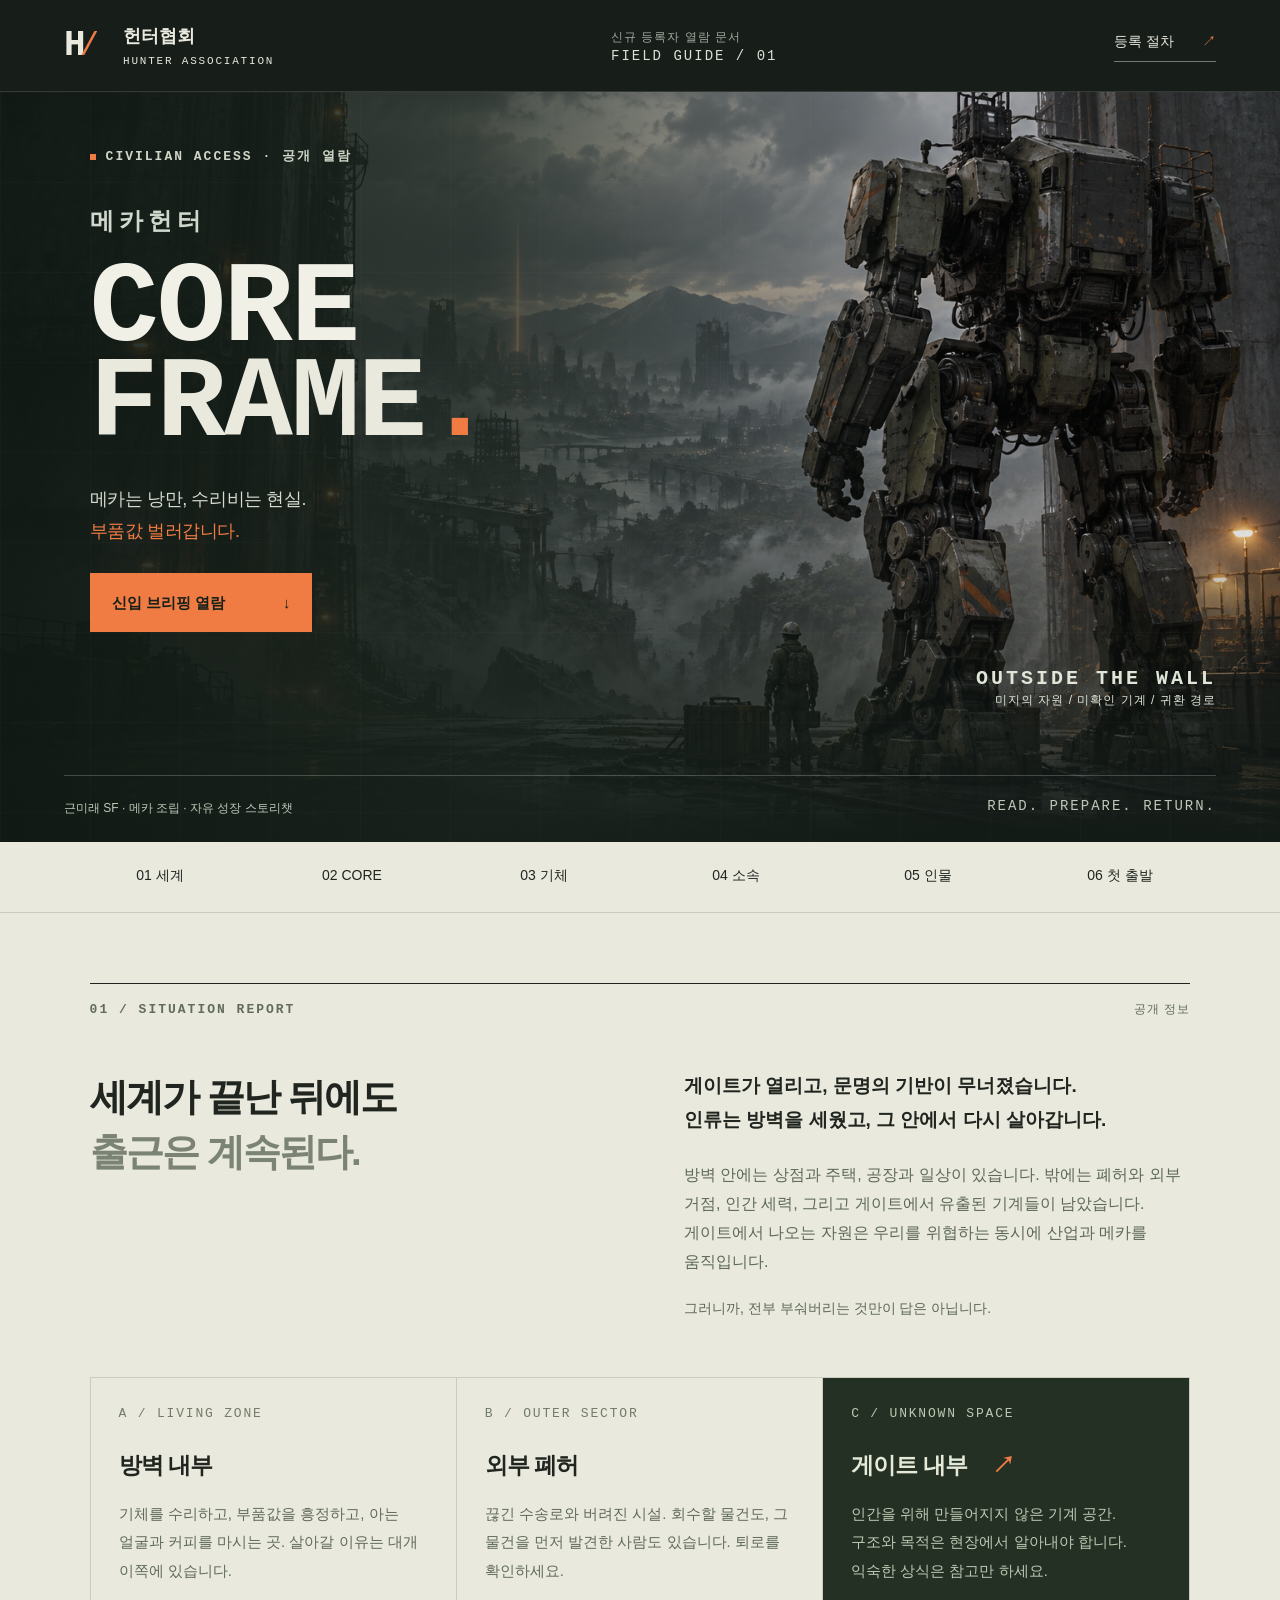
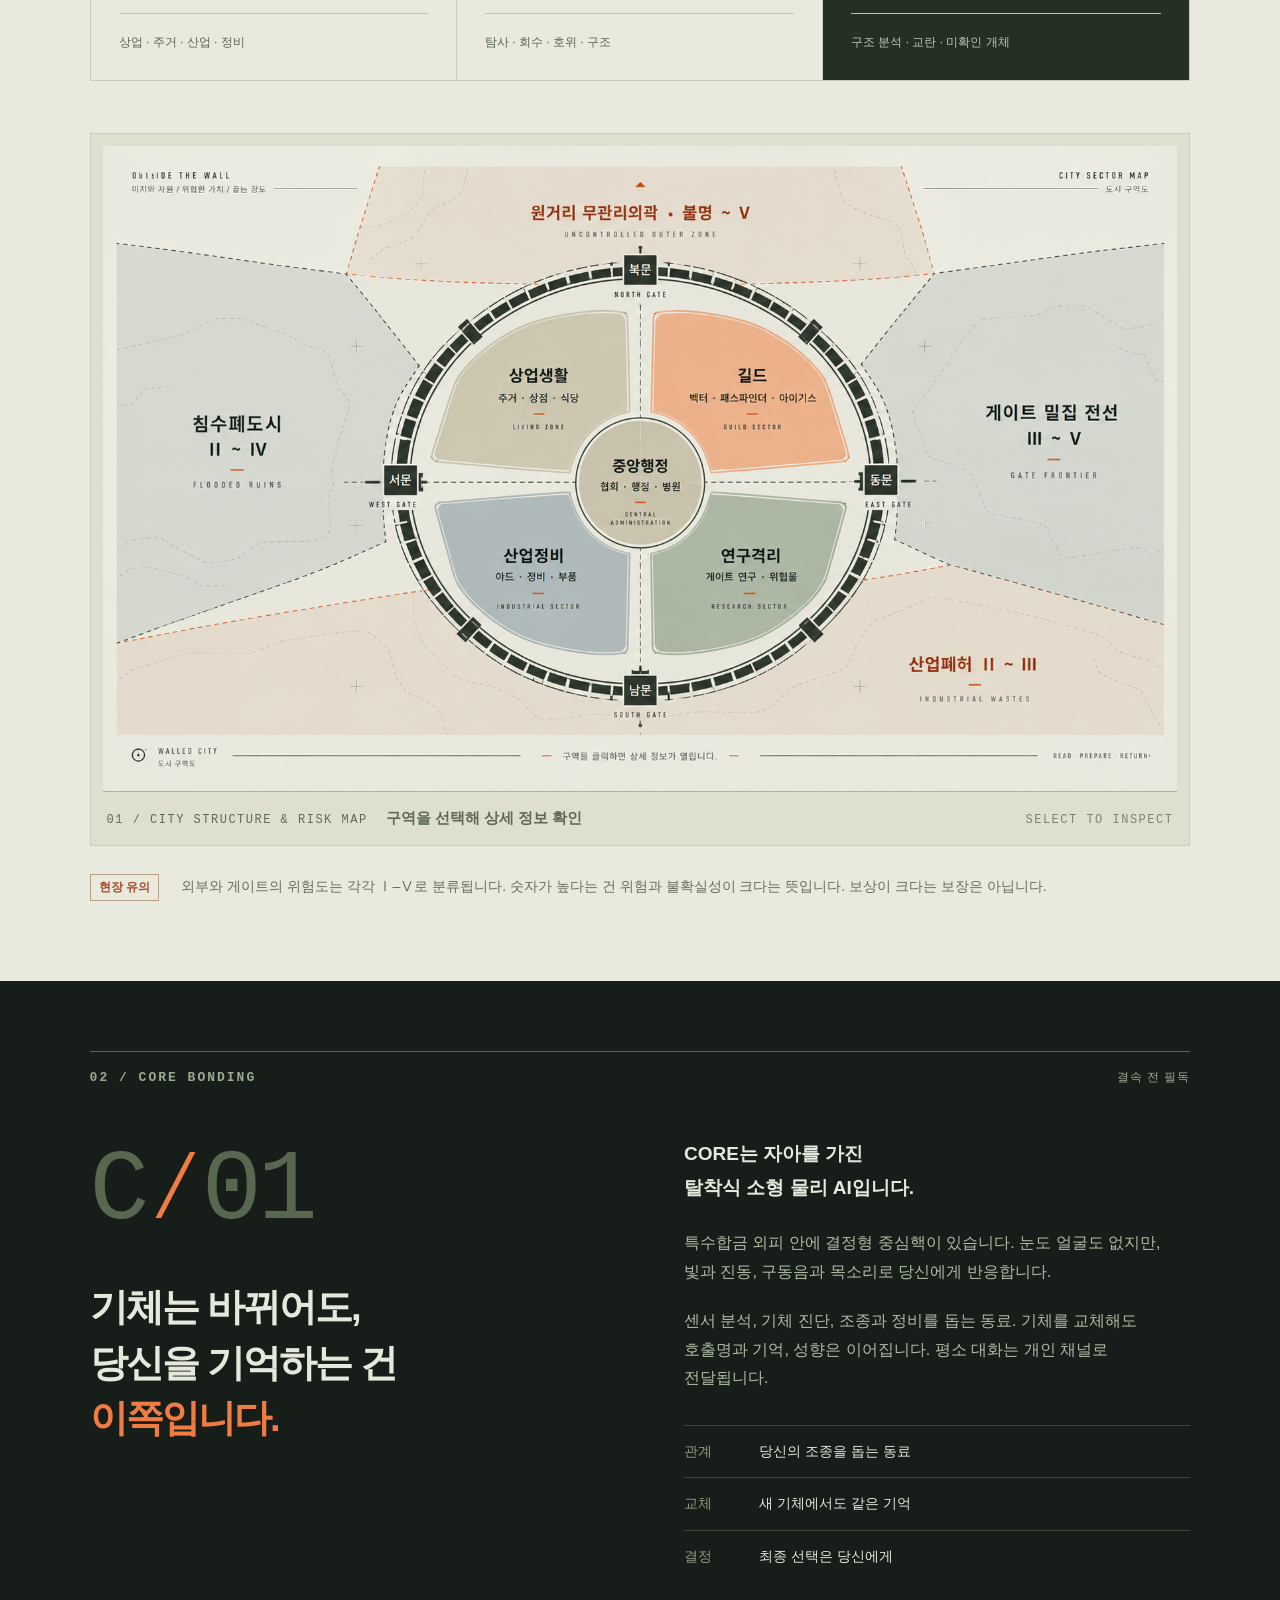
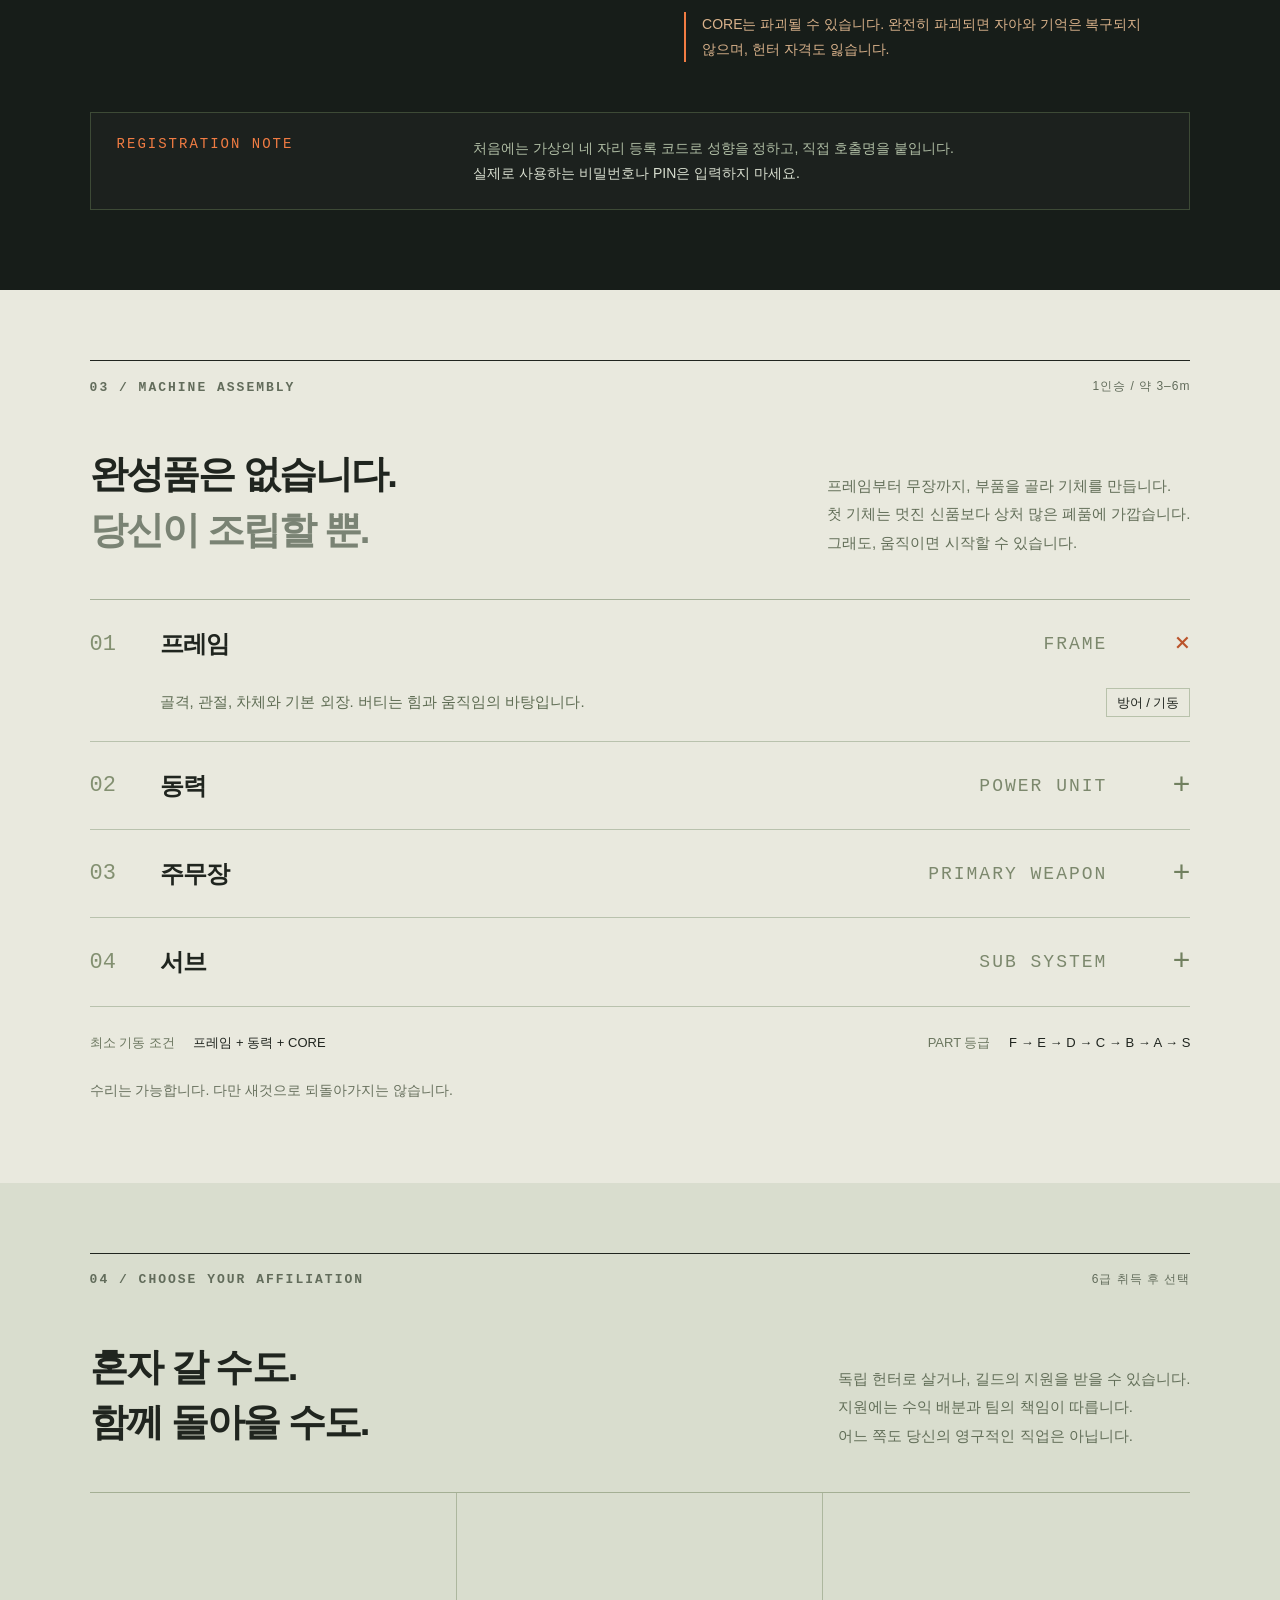
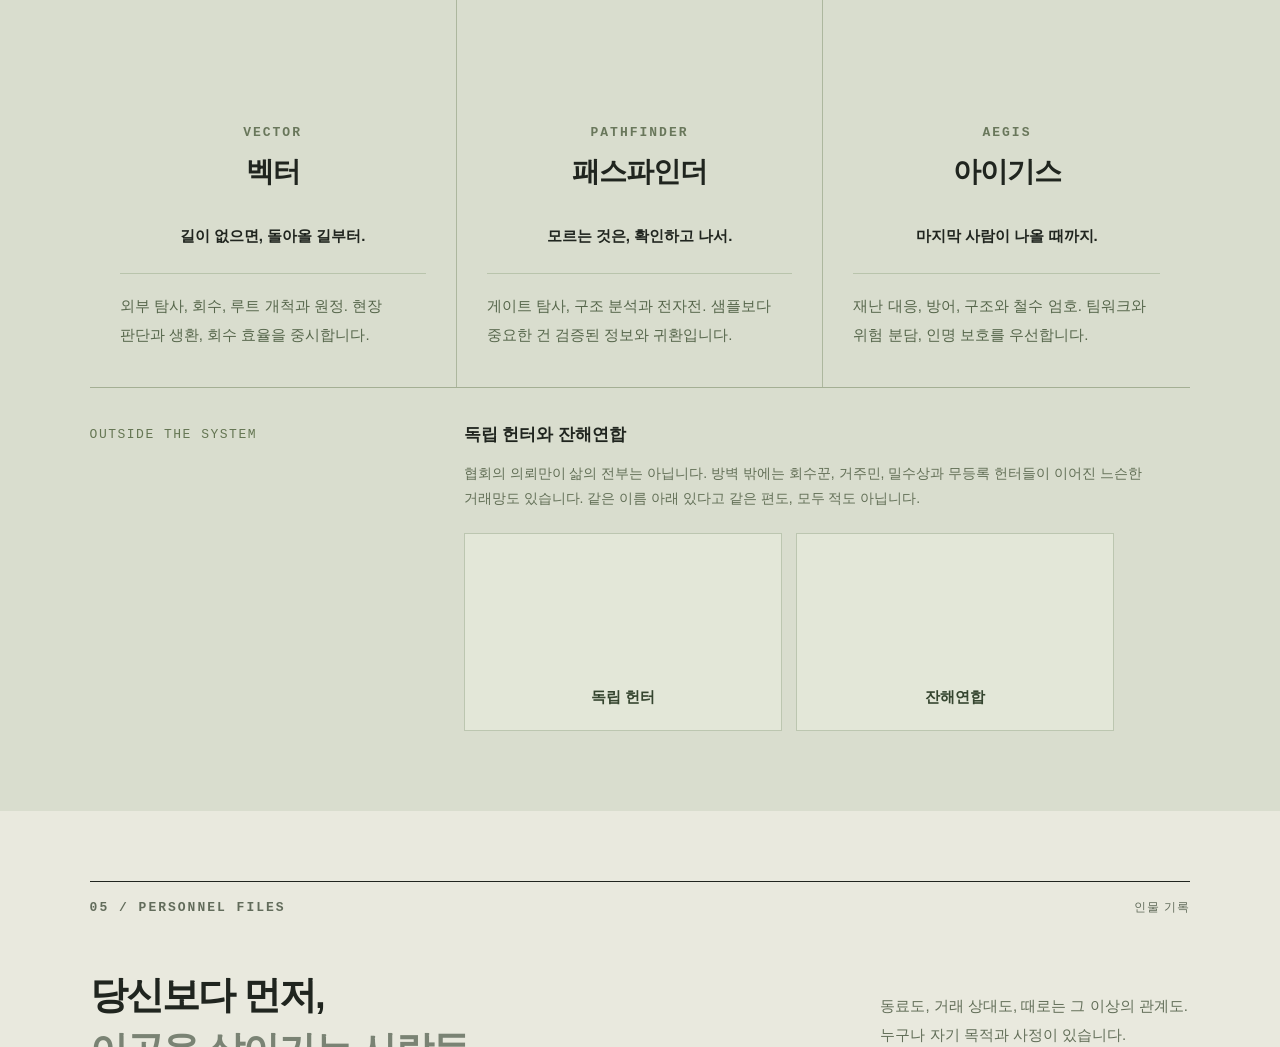
<file: index.html>
<!doctype html>
<html lang="ko">
<head>
  <meta charset="utf-8">
  <meta name="viewport" content="width=device-width, initial-scale=1">
  <meta http-equiv="refresh" content="0; url=CORE%20FRAME/index.html">
  <title>메카헌터：CORE FRAME</title>
</head>
<body>
  <p><a href="CORE%20FRAME/index.html">메카헌터：CORE FRAME 열기</a></p>
</body>
</html>
</file>
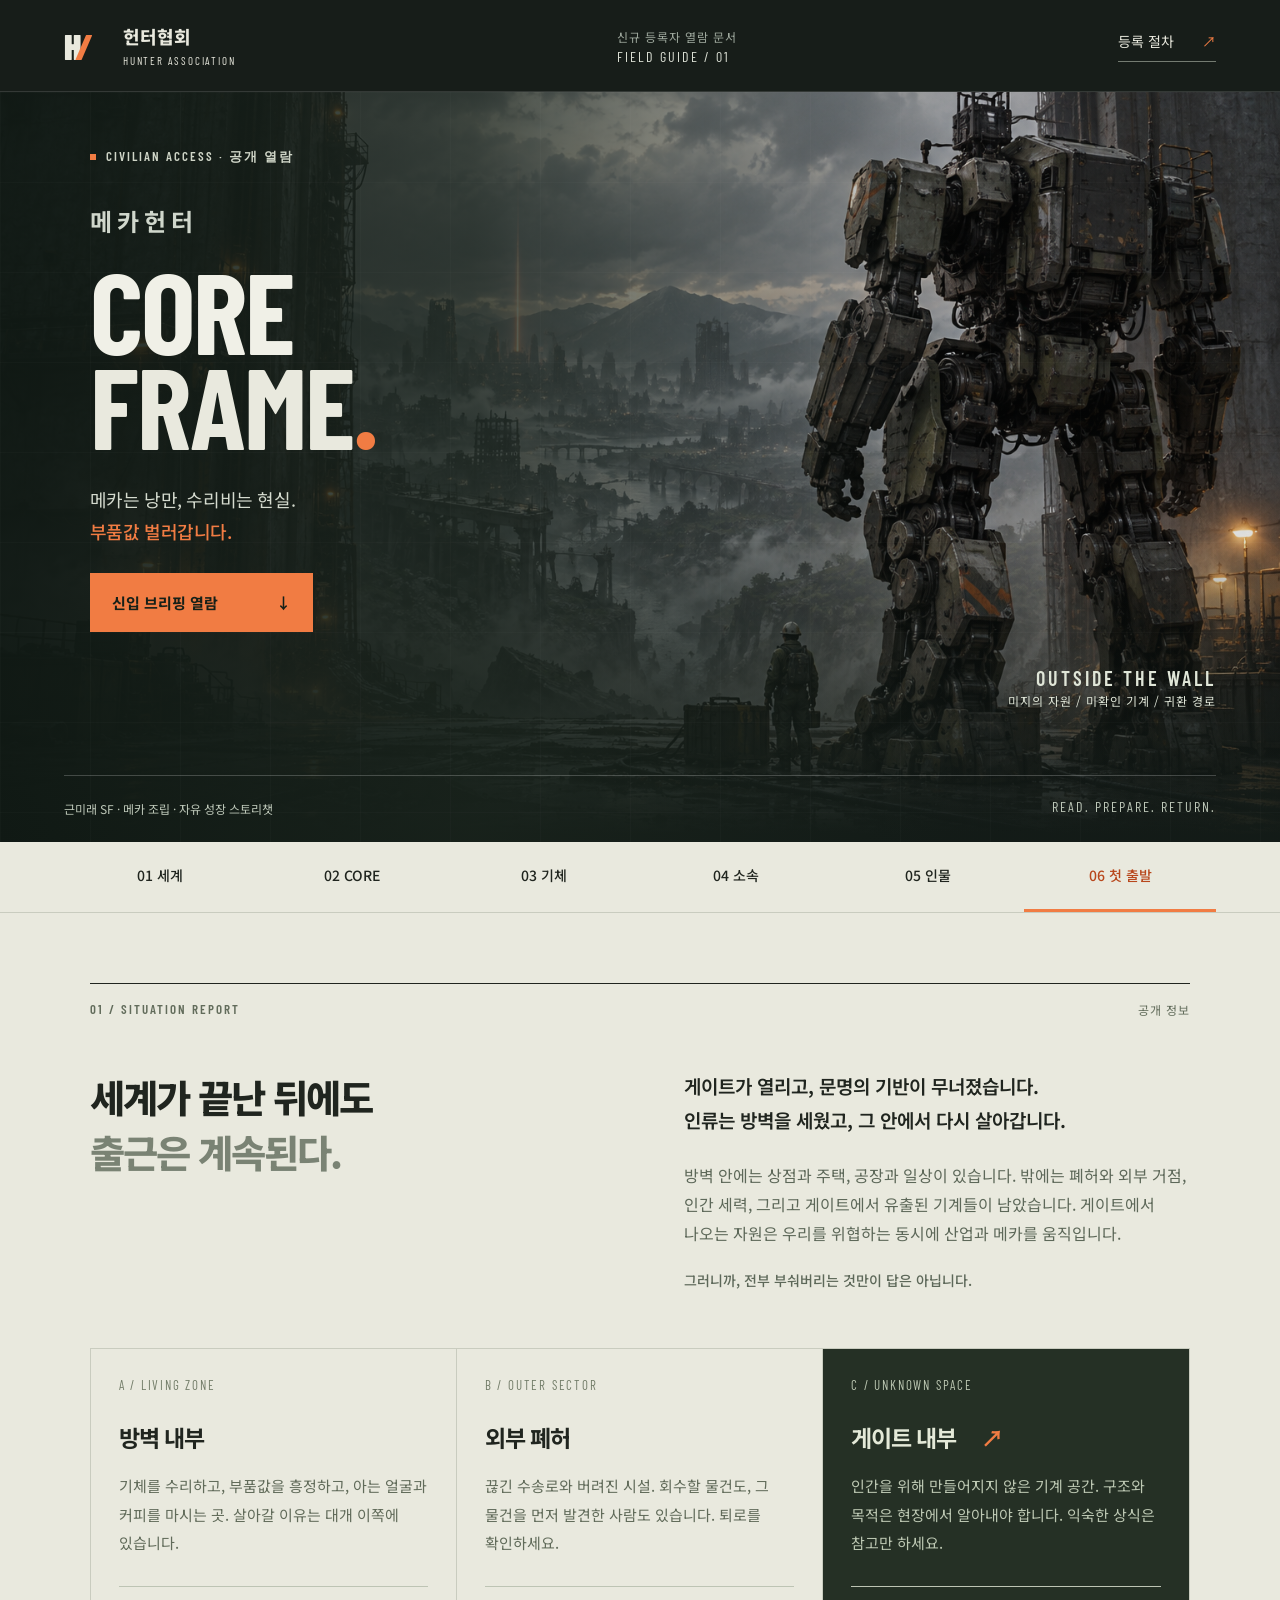
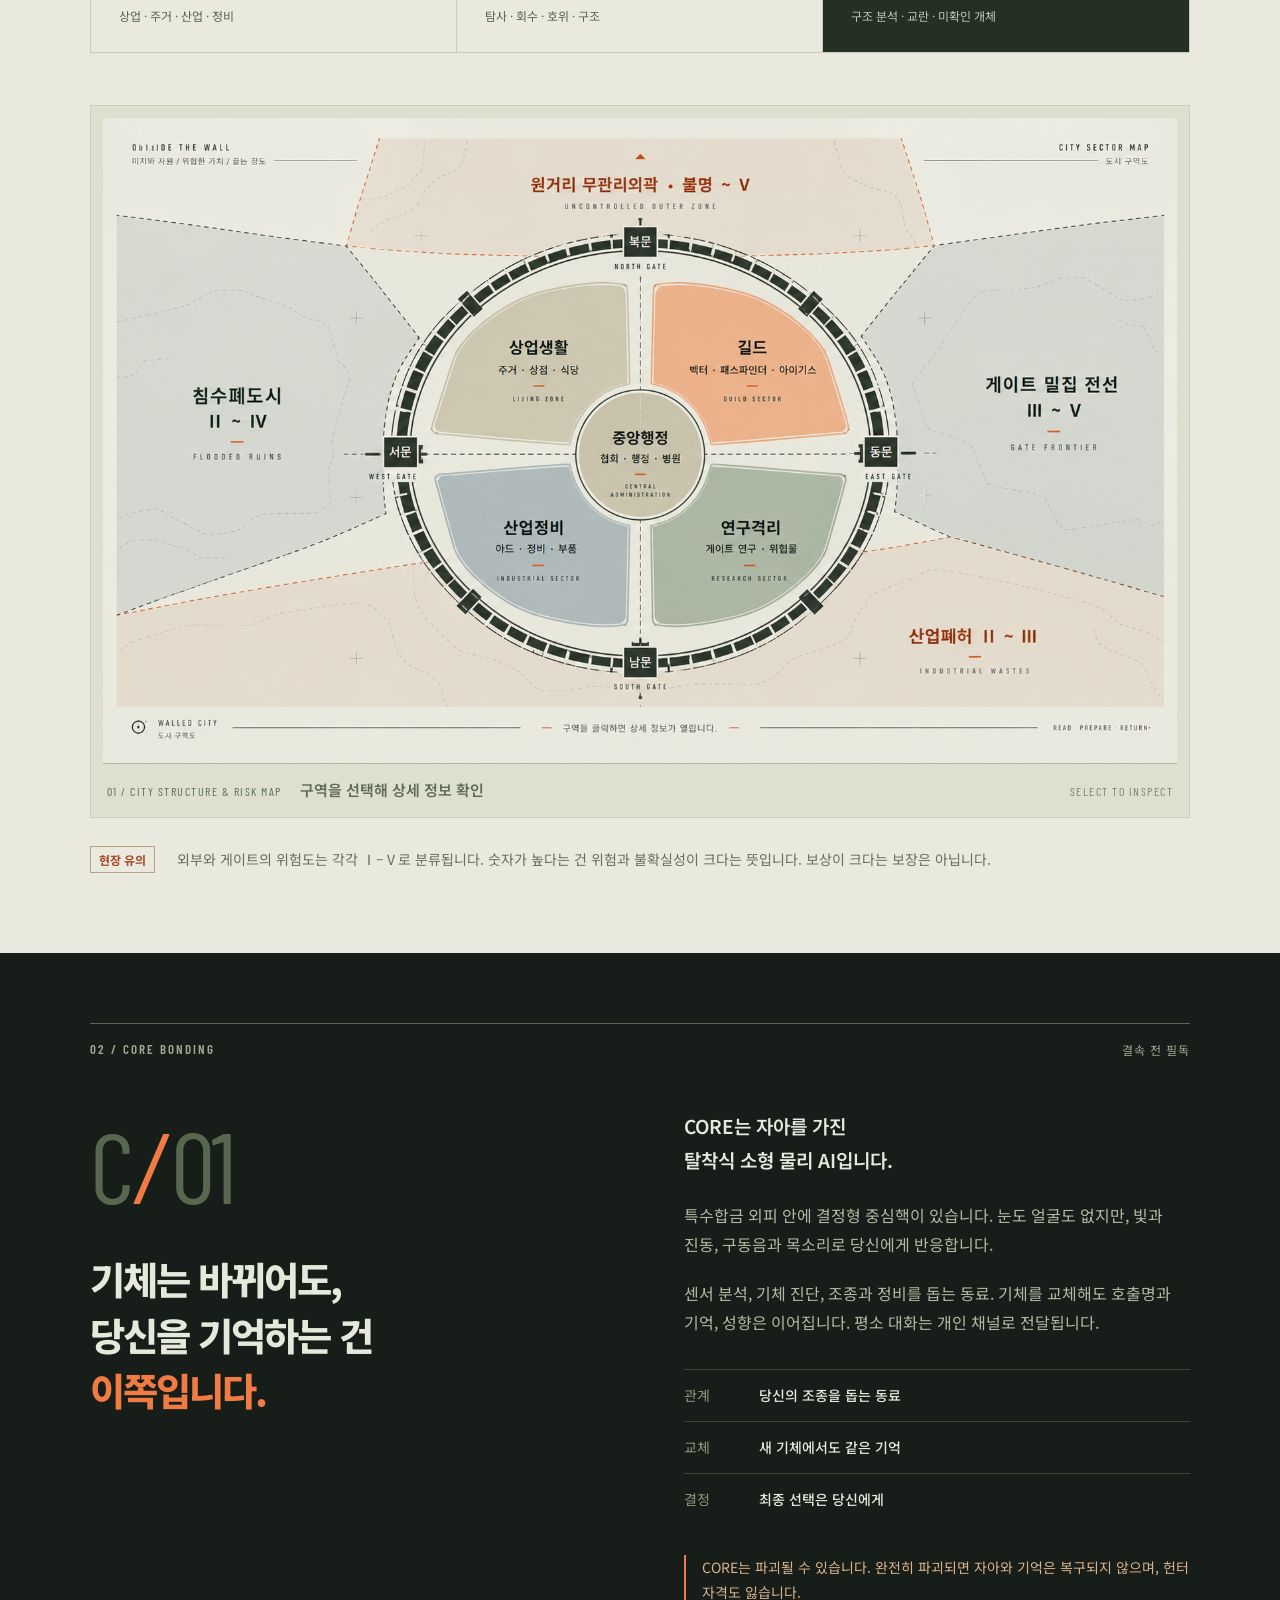
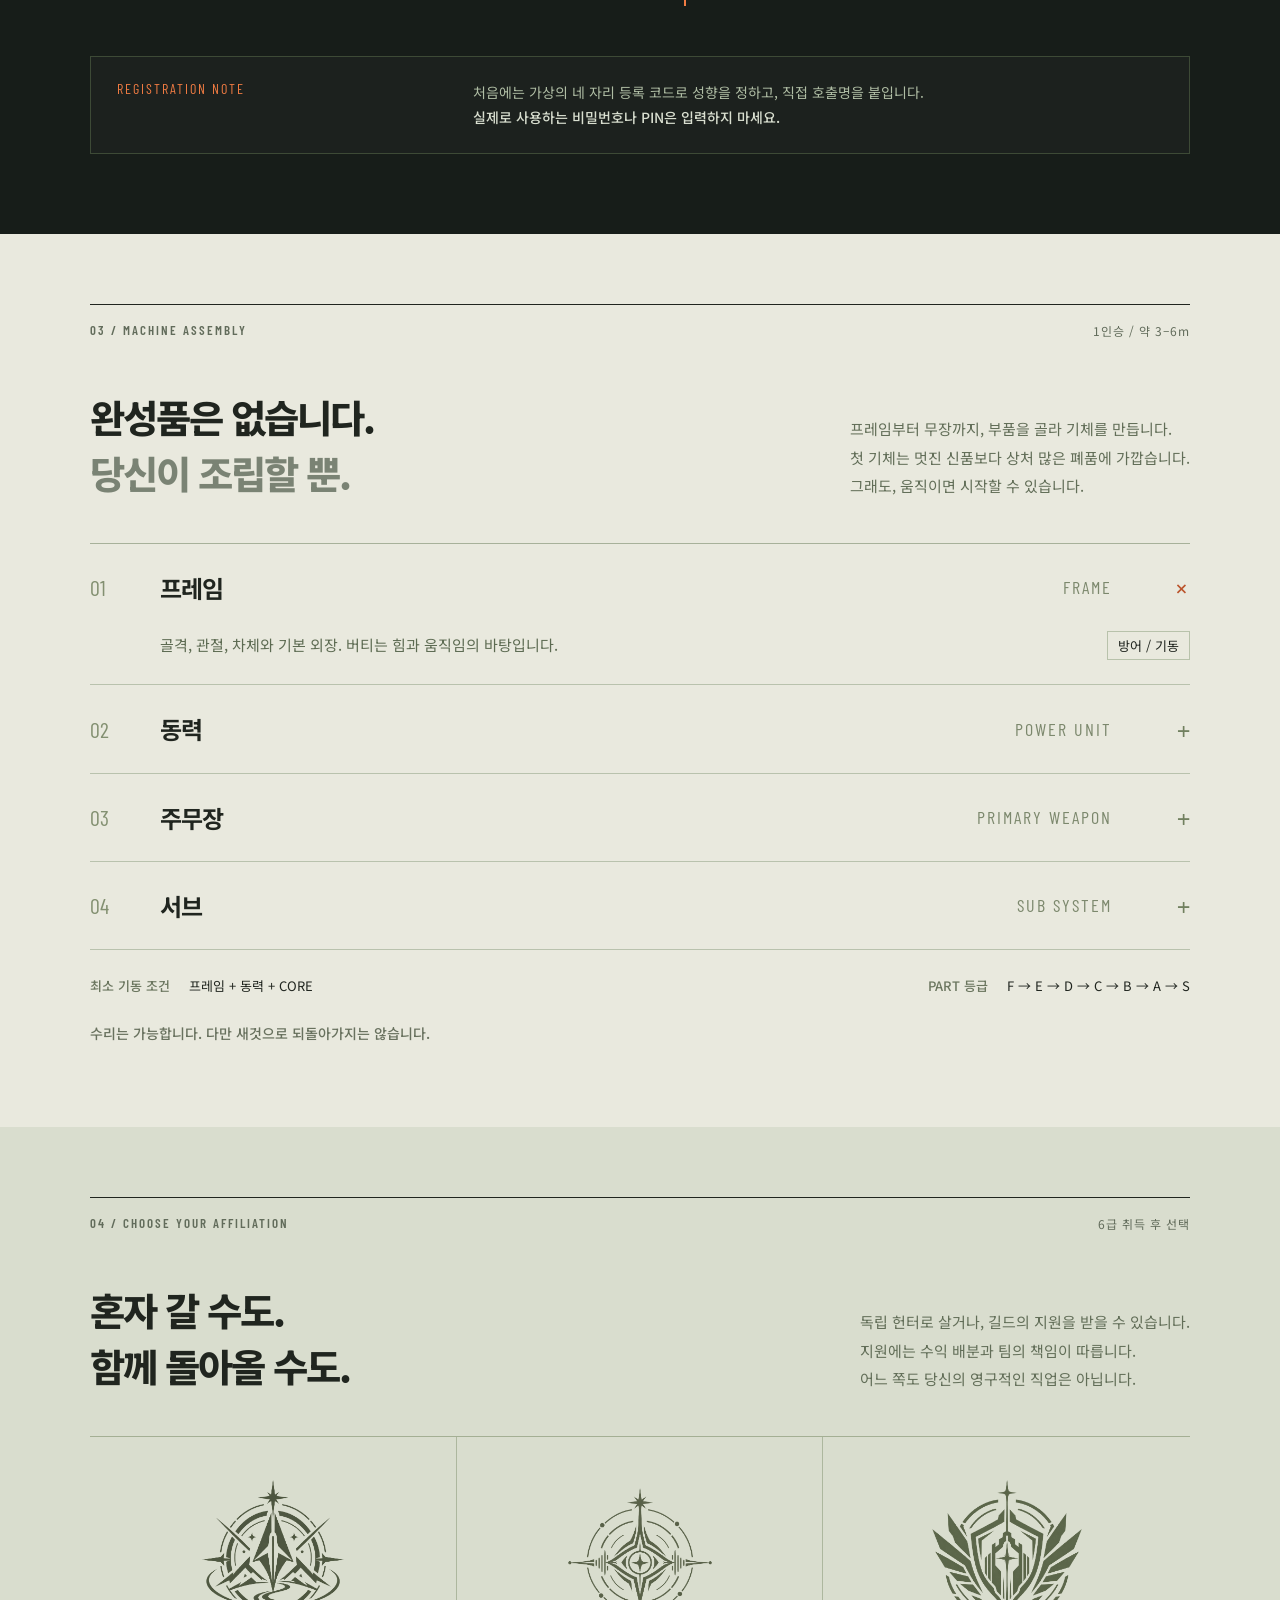
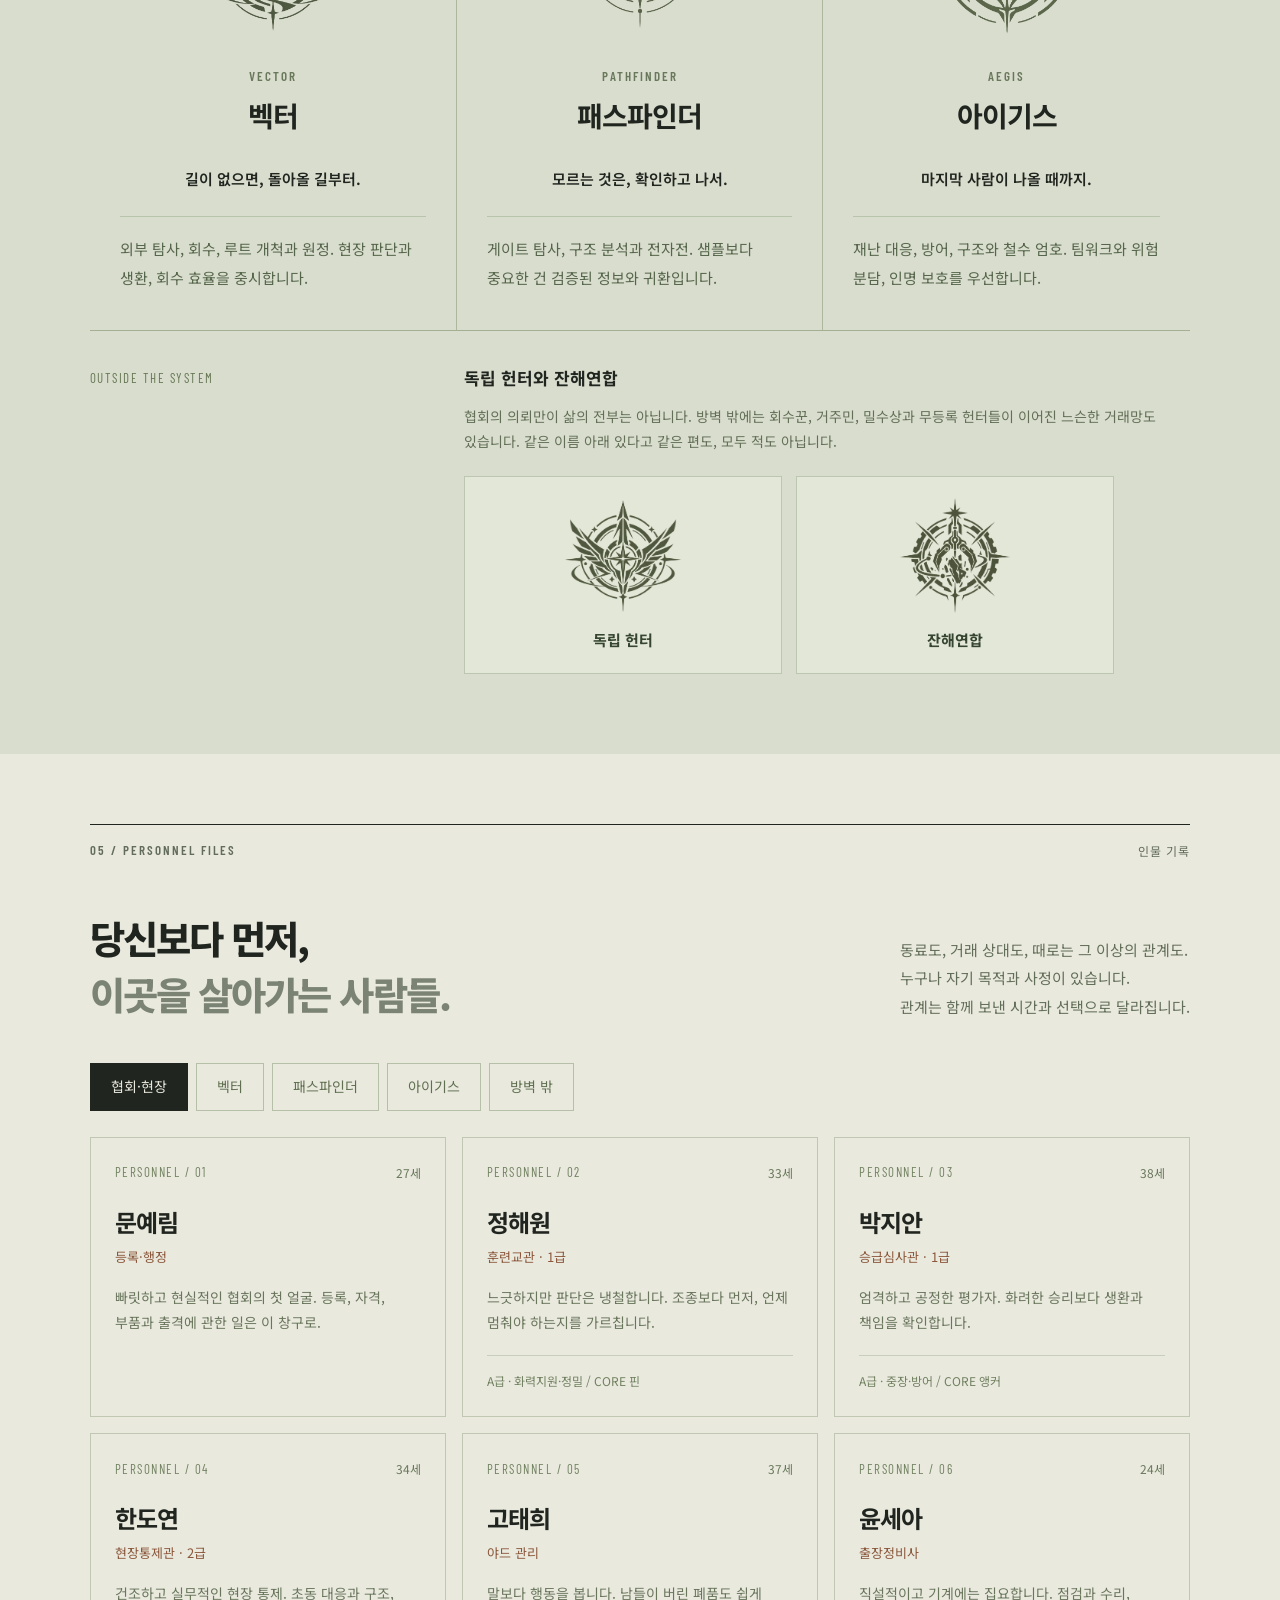
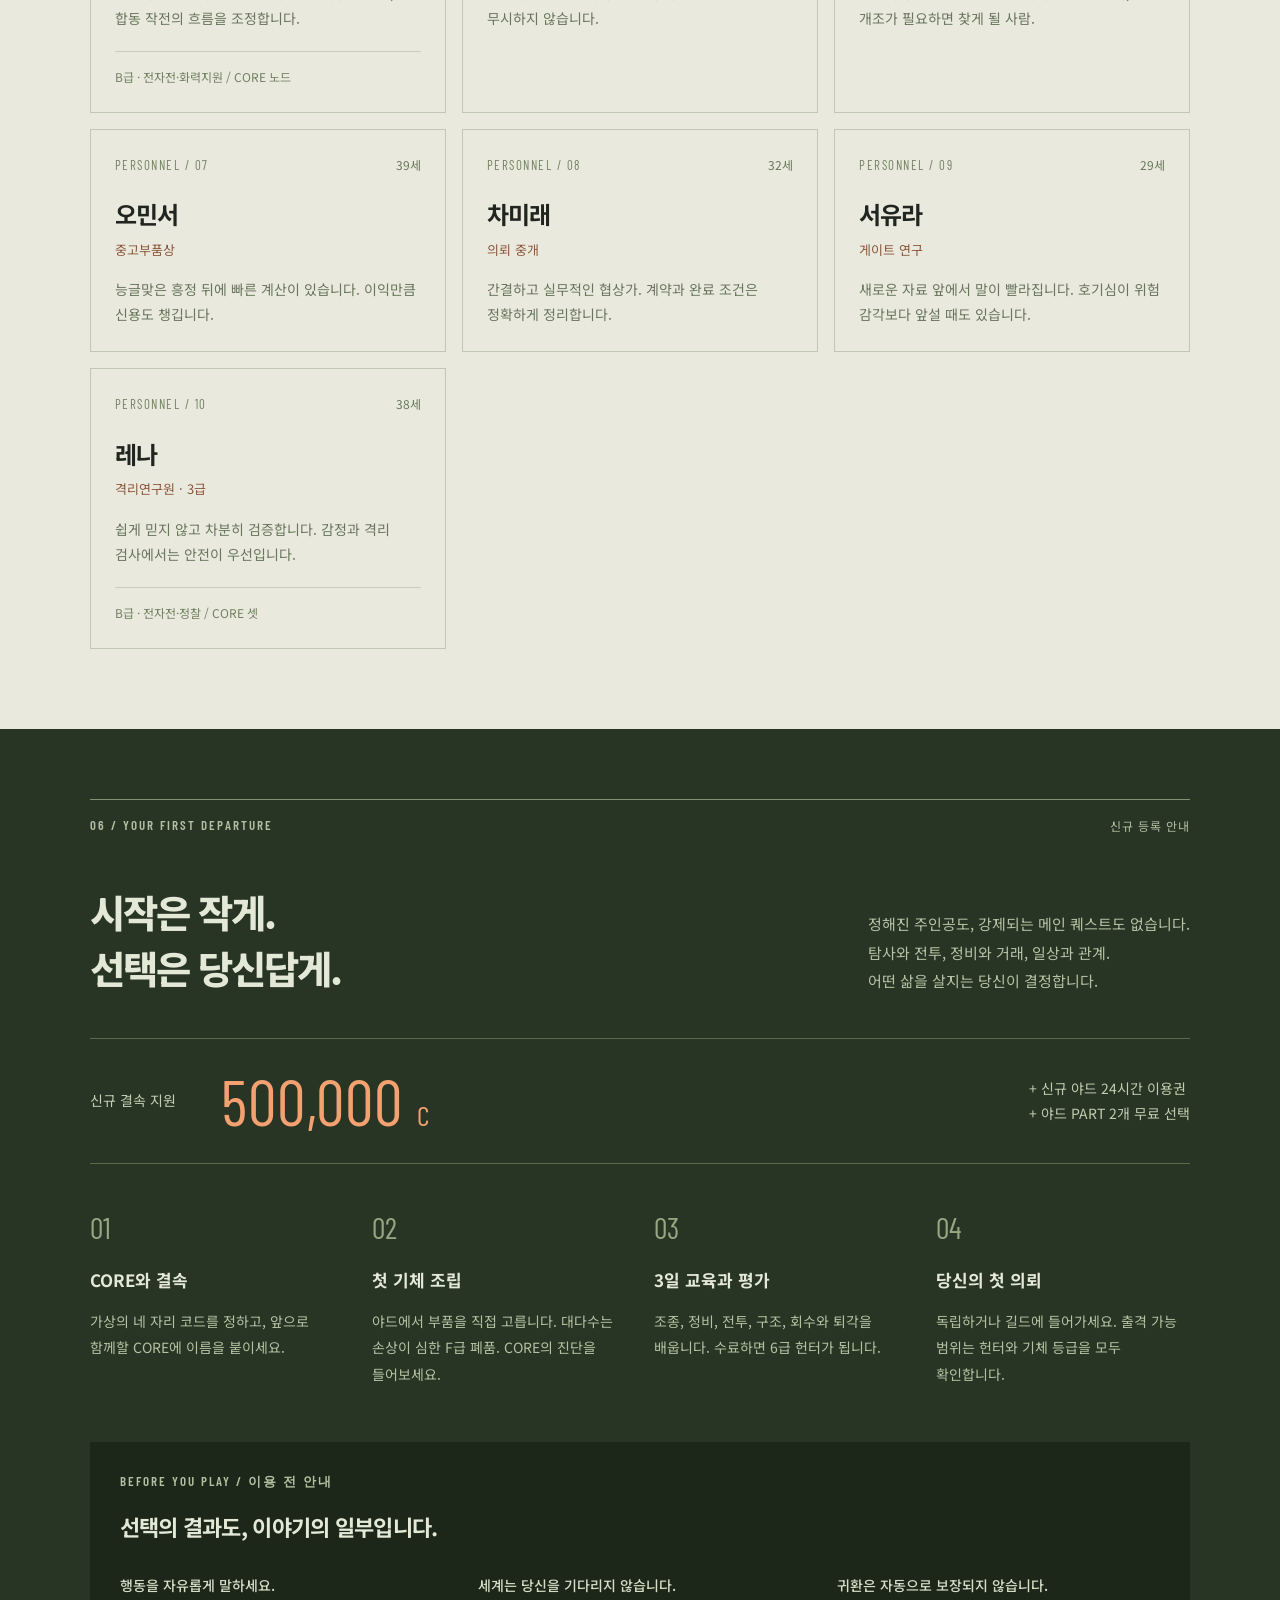
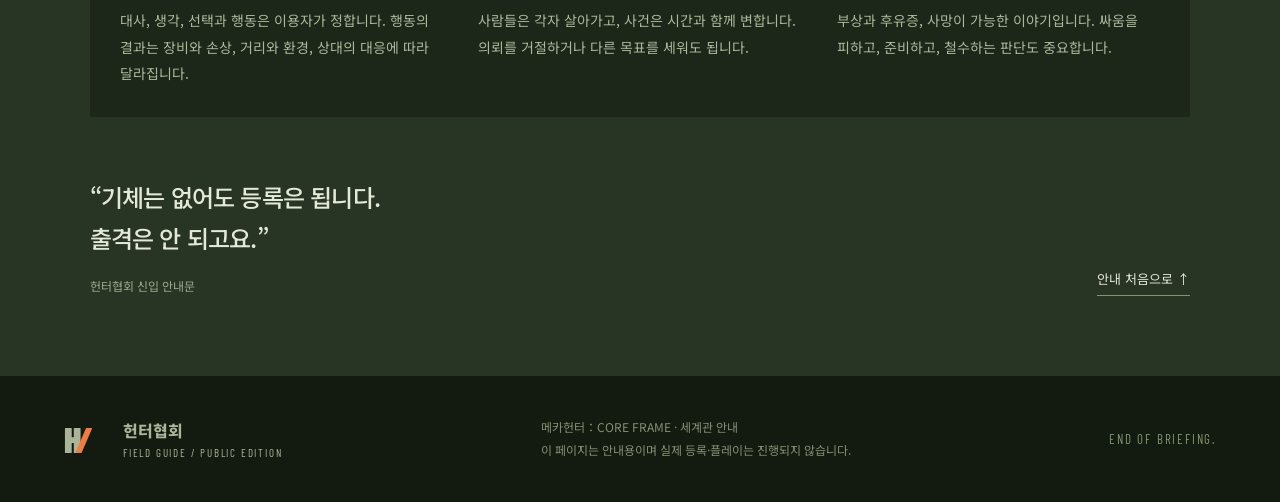
<file: CORE FRAME/index.html>
<!doctype html>
<html lang="ko">
<head>
<meta charset="utf-8"><meta name="viewport" content="width=device-width,initial-scale=1">
<!-- force Pages redeploy: inline fixed panel -->
<meta name="theme-color" content="#171b19"><meta name="description" content="방벽 너머, 당신의 기체와 CORE가 기다린다. 헌터협회 신입을 위한 세계관 현장 안내.">
<title>메카헌터：CORE FRAME — 신입 현장 안내</title>
<link rel="icon" type="image/svg+xml" href="data:image/svg+xml,%3Csvg xmlns='http://www.w3.org/2000/svg' viewBox='0 0 32 32'%3E%3Crect width='32' height='32' rx='3' fill='%23171b19'/%3E%3Cpath d='M7 7v18h5v-7h8v7h5V7h-5v7h-8V7Z' fill='%23ed743c'/%3E%3C/svg%3E">
<link rel="stylesheet" href="HOMEPAGE.css?v=faction-center-ec4f8ba">
</head>
<body>
<a class="skip" href="#briefing">본문으로 이동</a>
<header class="masthead"><a class="brand" href="#top" aria-label="헌터협회 안내 첫 화면"><span class="brand-mark">H<span>∕</span></span><span>헌터협회<small>HUNTER ASSOCIATION</small></span></a><span class="header-label">신규 등록자 열람 문서 <b>FIELD GUIDE / 01</b></span><a class="header-link" href="#onboarding">등록 절차 <span>↗</span></a></header>
<main id="top">
<section class="hero has-art" aria-labelledby="hero-title"><div class="hero-grid" aria-hidden="true"></div><div class="hero-copy"><p class="eyebrow"><span class="live-dot"></span> CIVILIAN ACCESS · 공개 열람</p><p class="hero-kicker">메카헌터</p><h1 id="hero-title" class="game-title">CORE<br><em>FRAME</em><span class="title-period">.</span></h1><p class="hero-tagline">메카는 낭만, 수리비는 현실.<br><strong>부품값 벌러갑니다.</strong></p><a class="primary" href="#briefing">신입 브리핑 열람 <span>↓</span></a></div><div class="hero-caption"><span>OUTSIDE THE WALL</span><span>미지의 자원 / 미확인 기계 / 귀환 경로</span></div><div class="hero-bottom"><span>근미래 SF · 메카 조립 · 자유 성장 스토리챗</span><span>READ. PREPARE. RETURN.</span></div></section>
<nav class="section-nav" aria-label="현장 안내 목차"><a href="#briefing">01 세계</a><a href="#core">02 CORE</a><a href="#mech">03 기체</a><a href="#factions">04 소속</a><a href="#people">05 인물</a><a href="#onboarding">06 첫 출발</a></nav>
<section class="section paper" id="briefing"><div class="section-heading"><p class="eyebrow">01 / SITUATION REPORT</p><span class="classification">공개 정보</span></div><div class="intro-grid"><h2>세계가 끝난 뒤에도<br><span class="muted">출근은 계속된다.</span></h2><div><p class="lead">게이트가 열리고, 문명의 기반이 무너졌습니다.<br>인류는 방벽을 세웠고, 그 안에서 다시 살아갑니다.</p><p>방벽 안에는 상점과 주택, 공장과 일상이 있습니다. 밖에는 폐허와 외부 거점, 인간 세력, 그리고 게이트에서 유출된 기계들이 남았습니다. 게이트에서 나오는 자원은 우리를 위협하는 동시에 산업과 메카를 움직입니다.</p><p class="margin-note">그러니까, 전부 부숴버리는 것만이 답은 아닙니다.</p></div></div><div class="zone-grid"><article><span class="zone-no">A / LIVING ZONE</span><h3>방벽 내부</h3><p>기체를 수리하고, 부품값을 흥정하고, 아는 얼굴과 커피를 마시는 곳. 살아갈 이유는 대개 이쪽에 있습니다.</p><span class="zone-tag">상업 · 주거 · 산업 · 정비</span></article><article><span class="zone-no">B / OUTER SECTOR</span><h3>외부 폐허</h3><p>끊긴 수송로와 버려진 시설. 회수할 물건도, 그 물건을 먼저 발견한 사람도 있습니다. 퇴로를 확인하세요.</p><span class="zone-tag">탐사 · 회수 · 호위 · 구조</span></article><article class="zone-dark"><span class="zone-no">C / UNKNOWN SPACE</span><h3>게이트 내부 <span>↗</span></h3><p>인간을 위해 만들어지지 않은 기계 공간. 구조와 목적은 현장에서 알아내야 합니다. 익숙한 상식은 참고만 하세요.</p><span class="zone-tag">구조 분석 · 교란 · 미확인 개체</span></article></div><div class="city-map" aria-label="방벽도시 인터랙티브 지도"><div class="city-map-visual original-map-visual"><img src="city-sector-map.png" alt="방벽도시 내부와 외부 위험 구역 지도"><svg class="map-interaction" viewBox="0 0 1619 971" xmlns="http://www.w3.org/2000/svg" aria-label="지도 구역 선택"><path class="map-zone-hit map-zone-north" data-map="north" role="button" tabindex="0" aria-label="원거리 무관리외곽 구역 보기" d="M 418 30 L 1202 30 L 1252 193 Q 1050 220 980 195 Q 810 144 640 195 Q 540 220 368 193 Z"></path><path class="map-zone-hit map-zone-west" data-map="west" role="button" tabindex="0" aria-label="침수폐도시 구역 보기" d="M 20 146 L 368 194 L 477 329 Q 432 415 425 505 Q 430 605 472 674 L 20 743 Z"></path><path class="map-zone-hit map-zone-east" data-map="east" role="button" tabindex="0" aria-label="게이트 밀집 전선 구역 보기" d="M 1252 194 L 1599 146 L 1599 720 L 1148 636 Q 1198 520 1148 378 Z"></path><path class="map-zone-hit map-zone-southeast" data-map="southeast" role="button" tabindex="0" aria-label="산업폐허 구역 보기" d="M 1148 637 L 1599 721 L 1599 888 L 1106 888 L 1092 769 Q 1124 708 1148 637 Z"></path><path class="map-zone-hit map-zone-wall" data-map="wall" role="button" tabindex="0" aria-label="외곽방벽 구역 보기" d="M 810 174 A 383 331 0 1 1 810 836 A 383 331 0 1 1 810 174 Z M 810 207 A 348 298 0 1 0 810 803 A 348 298 0 1 0 810 207 Z" fill-rule="evenodd"></path><path class="map-zone-hit map-zone-commercial" data-map="commercial" role="button" tabindex="0" aria-label="상업생활 구역 보기" d="M 789 250 L 790 410 Q 734 432 706 491 L 496 474 Q 507 324 629 274 Q 716 241 789 250 Z"></path><path class="map-zone-hit map-zone-guild" data-map="guild" role="button" tabindex="0" aria-label="길드 구역 보기" d="M 830 250 Q 950 234 1040 298 Q 1100 350 1124 474 L 914 490 Q 889 436 830 410 Z"></path><path class="map-zone-hit map-zone-industry" data-map="industry" role="button" tabindex="0" aria-label="산업정비 구역 보기" d="M 503 538 L 706 523 Q 738 575 790 593 L 788 762 Q 650 770 563 668 Q 521 618 503 538 Z"></path><path class="map-zone-hit map-zone-research" data-map="research" role="button" tabindex="0" aria-label="연구격리 구역 보기" d="M 829 593 Q 882 574 914 522 L 1118 539 Q 1098 681 992 736 Q 917 767 831 761 Z"></path><path class="map-zone-hit map-zone-central" data-map="central" role="button" tabindex="0" aria-label="중앙행정 구역 보기" d="M 810 408 A 98 98 0 1 1 810 604 A 98 98 0 1 1 810 408 Z"></path></svg></div><div class="map-caption"><span>01 / CITY STRUCTURE &amp; RISK MAP</span><b>구역을 선택해 상세 정보 확인</b><small>SELECT TO INSPECT</small></div><aside class="map-detail map-inline-detail" id="map-detail" role="region" aria-labelledby="map-detail-title" aria-live="polite" hidden><button class="map-panel-close" type="button" aria-label="구역 정보 닫기">×</button><span class="map-detail-kicker"></span><h3 id="map-detail-title"></h3><div class="map-switch"><label for="map-zone-picker">다른 구역 보기</label><select id="map-zone-picker"><optgroup label="방벽도시"><option value="central">중앙행정</option><option value="commercial">상업생활</option><option value="guild">길드</option><option value="industry">산업정비</option><option value="research">연구격리</option><option value="wall">외곽방벽</option></optgroup><optgroup label="도시 바깥"><option value="north">원거리 무관리외곽</option><option value="west">침수폐도시</option><option value="east">게이트 밀집 전선</option><option value="southeast">산업폐허</option></optgroup></select></div><p class="map-facilities"></p><p class="map-description"></p><dl class="map-facts"></dl></aside></div><div class="warning-strip"><b>현장 유의</b><p>외부와 게이트의 위험도는 각각 Ⅰ–Ⅴ로 분류됩니다. 숫자가 높다는 건 위험과 불확실성이 크다는 뜻입니다. 보상이 크다는 보장은 아닙니다.</p></div></section>
<section class="section dark-section" id="core"><div class="section-heading"><p class="eyebrow">02 / CORE BONDING</p><span class="classification">결속 전 필독</span></div><div class="core-layout"><div><span class="large-index">C<span>∕</span>01</span><h2>기체는 바뀌어도,<br>당신을 기억하는 건<br><em>이쪽입니다.</em></h2></div><div class="core-copy"><p class="lead">CORE는 자아를 가진<br>탈착식 소형 물리 AI입니다.</p><p>특수합금 외피 안에 결정형 중심핵이 있습니다. 눈도 얼굴도 없지만, 빛과 진동, 구동음과 목소리로 당신에게 반응합니다.</p><p>센서 분석, 기체 진단, 조종과 정비를 돕는 동료. 기체를 교체해도 호출명과 기억, 성향은 이어집니다. 평소 대화는 개인 채널로 전달됩니다.</p><div class="core-facts"><div><span>관계</span><strong>당신의 조종을 돕는 동료</strong></div><div><span>교체</span><strong>새 기체에서도 같은 기억</strong></div><div><span>결정</span><strong>최종 선택은 당신에게</strong></div></div><p class="core-caution">CORE는 파괴될 수 있습니다. 완전히 파괴되면 자아와 기억은 복구되지 않으며, 헌터 자격도 잃습니다.</p></div></div><div class="terminal-note"><span>REGISTRATION NOTE</span><p>처음에는 가상의 네 자리 등록 코드로 성향을 정하고, 직접 호출명을 붙입니다.<br><strong>실제로 사용하는 비밀번호나 PIN은 입력하지 마세요.</strong></p></div></section>
<section class="section paper" id="mech"><div class="section-heading"><p class="eyebrow">03 / MACHINE ASSEMBLY</p><span class="classification">1인승 / 약 3–6m</span></div><div class="split-heading"><h2>완성품은 없습니다.<br><span class="muted">당신이 조립할 뿐.</span></h2><p>프레임부터 무장까지, 부품을 골라 기체를 만듭니다.<br>첫 기체는 멋진 신품보다 상처 많은 폐품에 가깝습니다.<br>그래도, 움직이면 시작할 수 있습니다.</p></div><div class="assembly-list"><details open><summary><span>01</span><h3>프레임</h3><span class="part-en">FRAME</span><b>+</b></summary><div class="part-content"><p>골격, 관절, 차체와 기본 외장. 버티는 힘과 움직임의 바탕입니다.</p><span>방어 / 기동</span></div></details><details><summary><span>02</span><h3>동력</h3><span class="part-en">POWER UNIT</span><b>+</b></summary><div class="part-content"><p>엔진과 발전·구동계. 무거운 짐을 견인하고, 고부하 동작을 지탱합니다.</p><span>출력 / 기동</span></div></details><details><summary><span>03</span><h3>주무장</h3><span class="part-en">PRIMARY WEAPON</span><b>+</b></summary><div class="part-content"><p>공격과 관통, 파괴를 담당합니다. 사거리와 지형, 자신이 할 일을 생각하고 고르세요.</p><span>화력</span></div></details><details><summary><span>04</span><h3>서브</h3><span class="part-en">SUB SYSTEM</span><b>+</b></summary><div class="part-content"><p>부품 기능에 따라 보조 성능과 전술적 특징이 달라집니다. 필요한 장비가 실제로 달려 있어야 사용할 수 있습니다.</p><span>보조 기능 / 전술</span></div></details></div><div class="mech-footer"><p><b>최소 기동 조건</b> 프레임 + 동력 + CORE</p><p><b>PART 등급</b> F → E → D → C → B → A → S</p></div><p class="margin-note">수리는 가능합니다. 다만 새것으로 되돌아가지는 않습니다.</p></section>
<section class="section light-section" id="factions"><div class="section-heading"><p class="eyebrow">04 / CHOOSE YOUR AFFILIATION</p><span class="classification">6급 취득 후 선택</span></div><div class="split-heading"><h2>혼자 갈 수도.<br>함께 돌아올 수도.</h2><p>독립 헌터로 살거나, 길드의 지원을 받을 수 있습니다.<br>지원에는 수익 배분과 팀의 책임이 따릅니다.<br>어느 쪽도 당신의 영구적인 직업은 아닙니다.</p></div><div class="faction-grid"><article><div class="faction-emblem"><img src="emblem-vector.png" alt="벡터 문장" loading="lazy" decoding="async"></div><p class="eyebrow">VECTOR</p><h3>벡터</h3><p class="faction-line">길이 없으면, 돌아올 길부터.</p><p>외부 탐사, 회수, 루트 개척과 원정. 현장 판단과 생환, 회수 효율을 중시합니다.</p></article><article><div class="faction-emblem"><img src="emblem-pathfinder.png" alt="패스파인더 문장" loading="lazy" decoding="async"></div><p class="eyebrow">PATHFINDER</p><h3>패스파인더</h3><p class="faction-line">모르는 것은, 확인하고 나서.</p><p>게이트 탐사, 구조 분석과 전자전. 샘플보다 중요한 건 검증된 정보와 귀환입니다.</p></article><article><div class="faction-emblem"><img src="emblem-aegis.png" alt="아이기스 문장" loading="lazy" decoding="async"></div><p class="eyebrow">AEGIS</p><h3>아이기스</h3><p class="faction-line">마지막 사람이 나올 때까지.</p><p>재난 대응, 방어, 구조와 철수 엄호. 팀워크와 위험 분담, 인명 보호를 우선합니다.</p></article></div><div class="independent"><span>OUTSIDE THE SYSTEM</span><div><h3>독립 헌터와 잔해연합</h3><p>협회의 의뢰만이 삶의 전부는 아닙니다. 방벽 밖에는 회수꾼, 거주민, 밀수상과 무등록 헌터들이 이어진 느슨한 거래망도 있습니다. 같은 이름 아래 있다고 같은 편도, 모두 적도 아닙니다.</p><div class="outside-emblems"><figure><img src="emblem-independent.png" alt="독립 헌터 문장" loading="lazy" decoding="async"><figcaption>독립 헌터</figcaption></figure><figure><img src="emblem-scrap-union.png" alt="잔해연합 문장" loading="lazy" decoding="async"><figcaption>잔해연합</figcaption></figure></div></div></div></section>
<section class="section paper" id="people"><div class="section-heading"><p class="eyebrow">05 / PERSONNEL FILES</p><span class="classification">인물 기록</span></div><div class="split-heading"><h2>당신보다 먼저,<br><span class="muted">이곳을 살아가는 사람들.</span></h2><p>동료도, 거래 상대도, 때로는 그 이상의 관계도.<br>누구나 자기 목적과 사정이 있습니다.<br>관계는 함께 보낸 시간과 선택으로 달라집니다.</p></div><div class="people-tabs" role="tablist" aria-label="인물 소속"><button role="tab" aria-selected="true" aria-controls="personnel" id="tab-association" data-group="association">협회·현장</button><button role="tab" aria-selected="false" aria-controls="personnel" id="tab-vector" data-group="vector" tabindex="-1">벡터</button><button role="tab" aria-selected="false" aria-controls="personnel" id="tab-pathfinder" data-group="pathfinder" tabindex="-1">패스파인더</button><button role="tab" aria-selected="false" aria-controls="personnel" id="tab-aegis" data-group="aegis" tabindex="-1">아이기스</button><button role="tab" aria-selected="false" aria-controls="personnel" id="tab-outside" data-group="outside" tabindex="-1">방벽 밖</button></div><div class="people-grid" id="personnel" role="tabpanel" aria-labelledby="tab-association" tabindex="0"></div><noscript><p>문예림 — 등록·행정. 정해원 — 훈련교관. 윤세아 — 출장정비사. 각자의 자리에서 당신과 만나게 됩니다.</p></noscript></section>
<section class="section onboarding" id="onboarding"><div class="section-heading"><p class="eyebrow">06 / YOUR FIRST DEPARTURE</p><span class="classification">신규 등록 안내</span></div><div class="split-heading"><h2>시작은 작게.<br>선택은 당신답게.</h2><p>정해진 주인공도, 강제되는 메인 퀘스트도 없습니다.<br>탐사와 전투, 정비와 거래, 일상과 관계.<br>어떤 삶을 살지는 당신이 결정합니다.</p></div><div class="start-grant"><span>신규 결속 지원</span><strong>500,000 <small>C</small></strong><span>+ 신규 야드 24시간 이용권<br>+ 야드 PART 2개 무료 선택</span></div><ol class="steps"><li><span>01</span><div><h3>CORE와 결속</h3><p>가상의 네 자리 코드를 정하고, 앞으로 함께할 CORE에 이름을 붙이세요.</p></div></li><li><span>02</span><div><h3>첫 기체 조립</h3><p>야드에서 부품을 직접 고릅니다. 대다수는 손상이 심한 F급 폐품. CORE의 진단을 들어보세요.</p></div></li><li><span>03</span><div><h3>3일 교육과 평가</h3><p>조종, 정비, 전투, 구조, 회수와 퇴각을 배웁니다. 수료하면 6급 헌터가 됩니다.</p></div></li><li><span>04</span><div><h3>당신의 첫 의뢰</h3><p>독립하거나 길드에 들어가세요. 출격 가능 범위는 헌터와 기체 등급을 모두 확인합니다.</p></div></li></ol><div class="play-guide"><p class="eyebrow">BEFORE YOU PLAY / 이용 전 안내</p><h3>선택의 결과도, 이야기의 일부입니다.</h3><div class="guide-columns"><p><b>행동을 자유롭게 말하세요.</b>대사, 생각, 선택과 행동은 이용자가 정합니다. 행동의 결과는 장비와 손상, 거리와 환경, 상대의 대응에 따라 달라집니다.</p><p><b>세계는 당신을 기다리지 않습니다.</b>사람들은 각자 살아가고, 사건은 시간과 함께 변합니다. 의뢰를 거절하거나 다른 목표를 세워도 됩니다.</p><p><b>귀환은 자동으로 보장되지 않습니다.</b>부상과 후유증, 사망이 가능한 이야기입니다. 싸움을 피하고, 준비하고, 철수하는 판단도 중요합니다.</p></div></div><div class="closing"><p>“기체는 없어도 등록은 됩니다.<br>출격은 안 되고요.”</p><span>헌터협회 신입 안내문</span><a href="#top">안내 처음으로 ↑</a></div></section>
</main><footer><a class="brand" href="#top"><span class="brand-mark">H<span>∕</span></span><span>헌터협회<small>FIELD GUIDE / PUBLIC EDITION</small></span></a><p>메카헌터：CORE FRAME · 세계관 안내<br>이 페이지는 안내용이며 실제 등록·플레이는 진행되지 않습니다.</p><span>END OF BRIEFING.</span></footer>
<script src="HOMEPAGE.js?v=map-inline-20261011fix"></script>
</body></html>
</file>
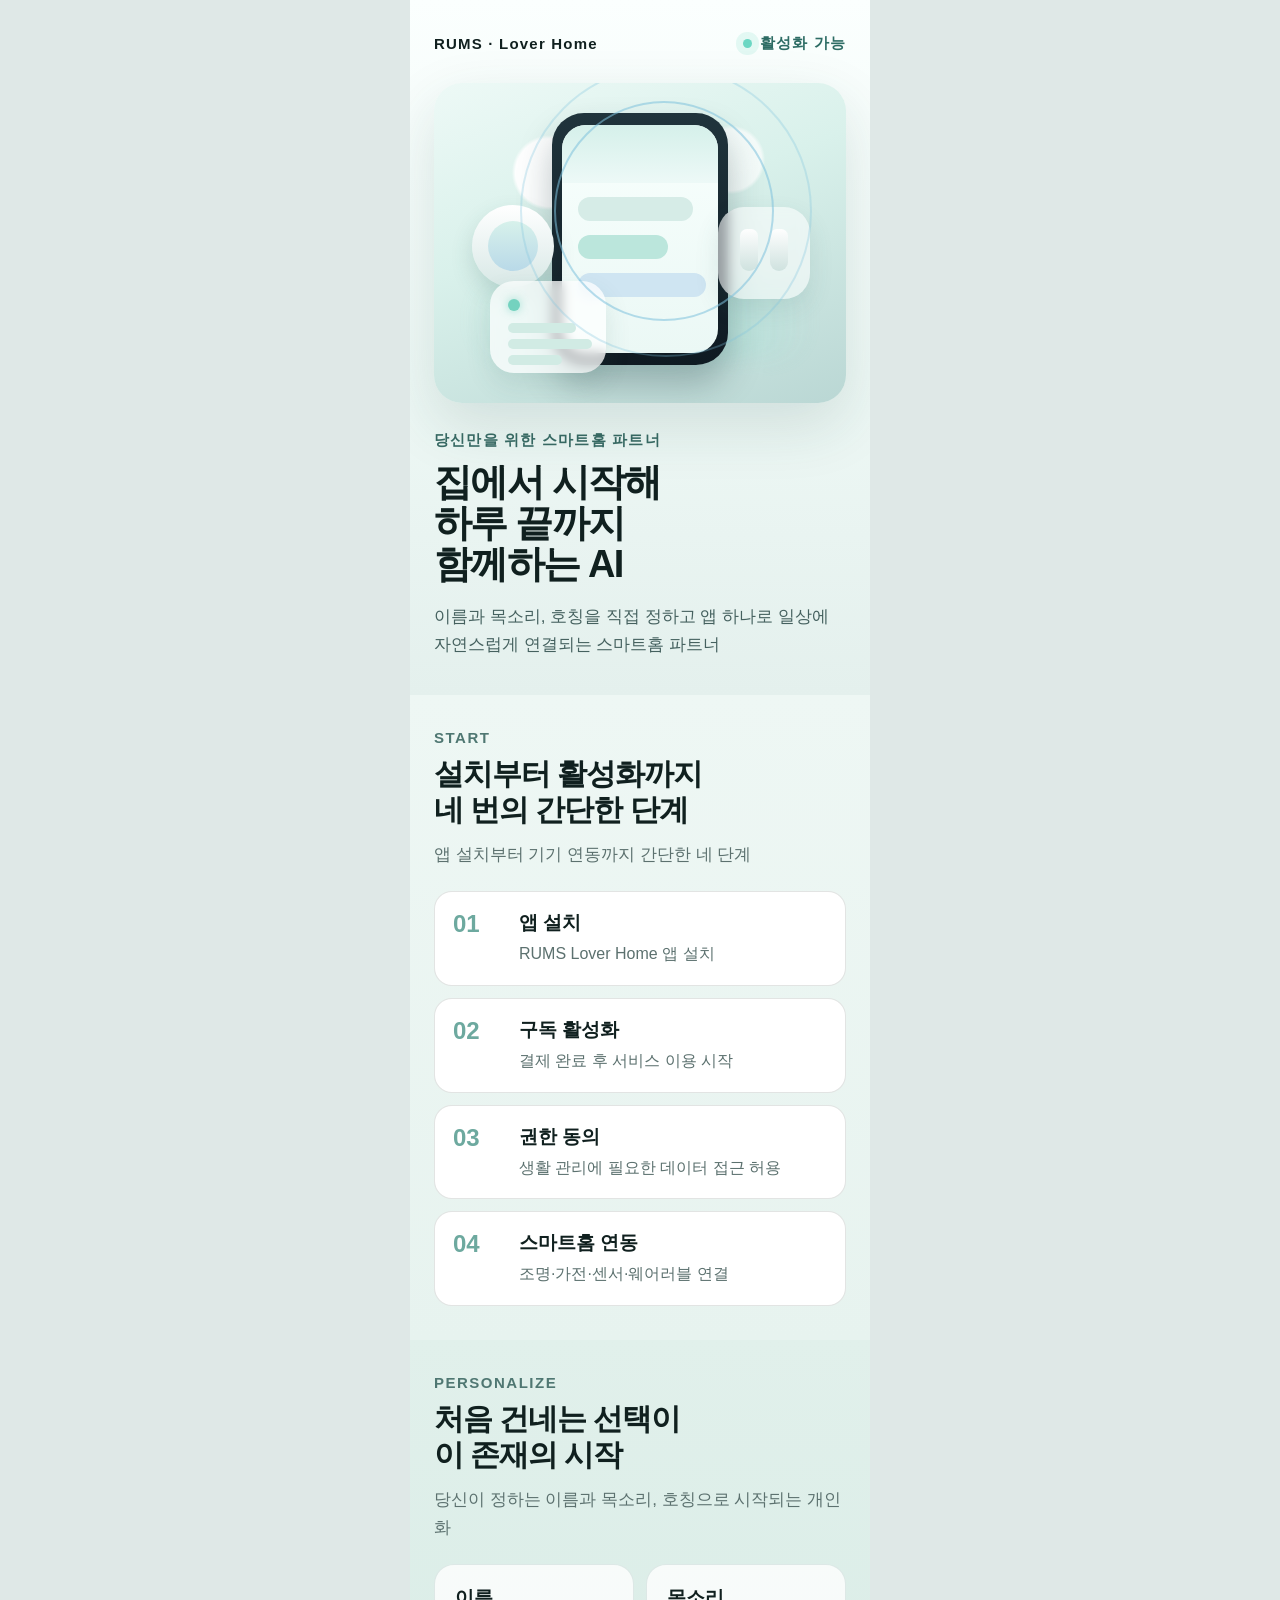
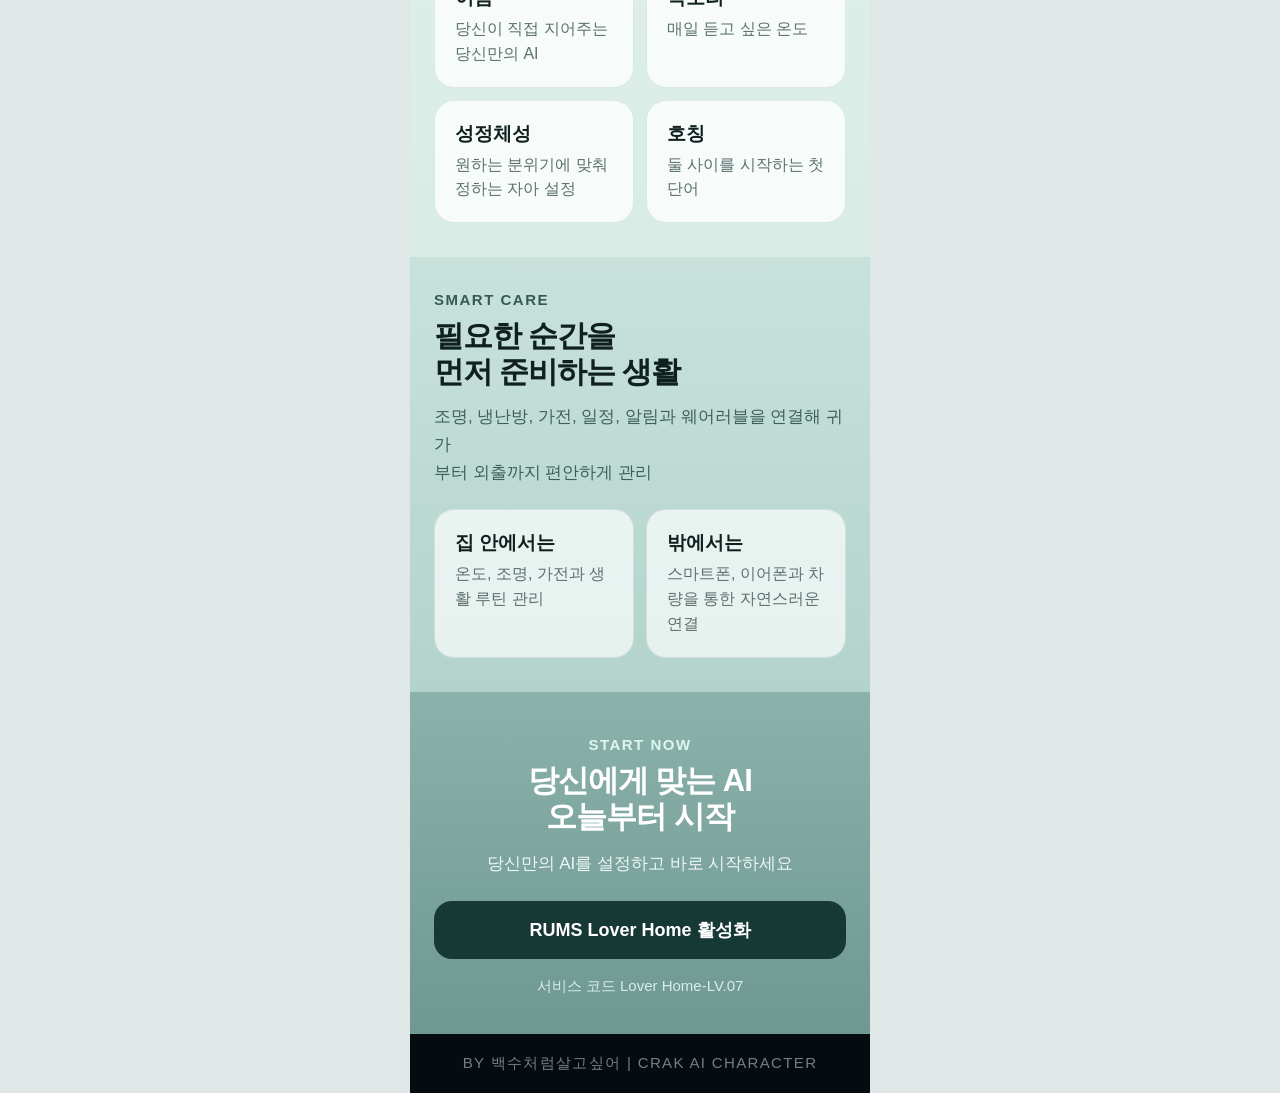
<file: rums_lover_home_detail.html>
<!doctype html>
<html lang="ko">
<head>
<meta charset="utf-8">
<meta name="viewport" content="width=device-width,initial-scale=1">
<title>RUMS: Lover Home</title>
<style>
:root{
  --bg:#eef7f5;--paper:#f9fffd;--ink:#10201f;--muted:#5c716f;--mint:#b9e5dc;
  --blue:#a9d8ee;--deep:#0f1b26;--deep2:#091019;--line:rgba(16,32,31,.12);
  --glow:rgba(132,222,205,.45);--danger:#ff6d77;
}
*{box-sizing:border-box}
html,body{margin:0;padding:0;background:#dfe8e7;color:var(--ink);font-family:Arial,"Noto Sans KR",sans-serif}
body{display:flex;justify-content:center}
.page{width:100%;max-width:460px;background:var(--paper);overflow:hidden}
section{padding:40px 24px}
.hero{padding:0;background:
radial-gradient(circle at 78% 20%,rgba(255,255,255,.98) 0 11%,transparent 12%),
linear-gradient(180deg,#f8fffd 0%,#e4f4ef 58%,#d7eeea 100%);position:relative}
.hero-inner{padding:34px 24px 42px;position:relative;z-index:2}
.topline{display:flex;justify-content:space-between;align-items:center;font-size:15px;font-weight:700;letter-spacing:.08em}
.status{display:flex;gap:8px;align-items:center;color:#2d6c64}
.dot{width:9px;height:9px;background:#6bd7c3;border-radius:50%;box-shadow:0 0 0 7px rgba(107,215,195,.16)}
.hero-visual{margin:30px 0 28px;height:320px;border-radius:28px;position:relative;overflow:hidden;
background:linear-gradient(145deg,rgba(255,255,255,.86),rgba(255,255,255,.28)),
linear-gradient(180deg,#bfe8df,#90c8ca 58%,#6d95a6);box-shadow:0 22px 60px rgba(26,77,71,.18)}
.window{position:absolute;left:24px;top:22px;width:150px;height:176px;border:1px solid rgba(255,255,255,.55);border-radius:22px;background:linear-gradient(180deg,#cfe9f5,#92b0c6 58%,#6e788b)}
.curtain{position:absolute;left:0;top:0;width:52%;height:100%;background:linear-gradient(90deg,rgba(255,255,255,.88),rgba(255,255,255,.3));border-radius:22px 0 0 22px}
.lamp{position:absolute;right:42px;top:56px;width:74px;height:74px;border-radius:50%;background:#f7fff3;box-shadow:0 0 45px 18px var(--glow)}
.speaker{position:absolute;right:34px;bottom:44px;width:94px;height:112px;border-radius:24px;background:linear-gradient(180deg,#243842,#111c23);box-shadow:0 16px 34px rgba(0,0,0,.28)}
.speaker:before{content:"";position:absolute;left:24px;top:29px;width:46px;height:46px;border:2px solid rgba(169,216,238,.78);border-radius:50%;box-shadow:0 0 18px rgba(169,216,238,.65)}
.robot{position:absolute;left:38px;bottom:28px;width:118px;height:48px;border-radius:50%;background:linear-gradient(180deg,#f6fbfb,#b7c9cb);box-shadow:0 15px 22px rgba(21,61,60,.28)}
.robot:after{content:"";position:absolute;right:16px;top:17px;width:10px;height:10px;border-radius:50%;background:#75d7c7;box-shadow:0 0 10px #75d7c7}
.sensor-line{position:absolute;inset:0;background:
linear-gradient(90deg,transparent 49.6%,rgba(255,255,255,.18) 50%,transparent 50.4%),
linear-gradient(transparent 49.6%,rgba(255,255,255,.18) 50%,transparent 50.4%);background-size:44px 44px;mix-blend-mode:soft-light}
.eyebrow{font-size:15px;color:#386a64;font-weight:800;letter-spacing:.08em;margin-bottom:12px}
h1{font-size:38px;line-height:1.08;letter-spacing:-.045em;margin:0 0 18px}
.hero p{font-size:17px;line-height:1.65;color:#45615f;margin:0}
.quote{margin-top:22px;padding:18px 18px;border-left:4px solid #75cfc0;background:rgba(255,255,255,.58);border-radius:0 16px 16px 0;font-size:17px;line-height:1.55;font-weight:700}
.section-label{font-size:15px;font-weight:800;letter-spacing:.1em;color:#4f7772;margin-bottom:10px}
h2{font-size:30px;line-height:1.18;letter-spacing:-.035em;margin:0 0 14px}
.lead{font-size:17px;line-height:1.65;color:var(--muted);margin:0 0 22px}
.steps{display:grid;gap:12px}
.step{display:grid;grid-template-columns:52px 1fr;gap:14px;padding:18px;border:1px solid var(--line);border-radius:18px;background:#fff}
.num{font-size:24px;font-weight:900;color:#6da99f}
.step h3,.card h3{font-size:19px;margin:0 0 6px}
.step p,.card p{font-size:16px;line-height:1.55;color:var(--muted);margin:0}
.soft{background:#eaf7f4}
.personal-grid{display:grid;grid-template-columns:1fr 1fr;gap:12px}
.card{padding:20px;border-radius:20px;background:rgba(255,255,255,.78);border:1px solid rgba(70,120,113,.15)}
.timeline{position:relative;display:grid;gap:18px;margin-top:24px}
.timeline:before{content:"";position:absolute;left:13px;top:8px;bottom:8px;width:2px;background:linear-gradient(#79cabd,#ff7a83)}
.phase{position:relative;padding-left:42px}
.phase:before{content:"";position:absolute;left:6px;top:4px;width:16px;height:16px;border-radius:50%;background:#8fd8ca;border:4px solid #f3fbf9}
.phase:last-child:before{background:#ff747f}
.phase h3{font-size:20px;margin:0 0 5px}
.phase p{font-size:16px;line-height:1.58;color:var(--muted);margin:0}
.dark{background:linear-gradient(180deg,var(--deep),var(--deep2));color:#f3f8f8}
.dark .section-label{color:#90cfc7}
.dark .lead{color:#afc3c3}
.device-grid{display:grid;gap:12px}
.device{padding:18px;border-radius:18px;background:rgba(255,255,255,.06);border:1px solid rgba(255,255,255,.1);font-size:17px;line-height:1.5}
.message-wrap{margin-top:24px;padding:18px;border-radius:24px;background:#0b141d;border:1px solid rgba(255,255,255,.1)}
.message-top{display:flex;justify-content:space-between;color:#8ea6ad;font-size:15px;margin-bottom:16px}
.bubble{margin-left:38px;padding:15px 16px;border-radius:18px 18px 4px 18px;background:#16323d;color:#ecffff;font-size:17px;line-height:1.55}
.warning{margin-top:14px;font-size:15px;color:#ff9098;letter-spacing:.03em}
.final{text-align:center;background:#0a1118;color:white;padding:44px 24px 38px}
.final h2{font-size:31px}
.final p{font-size:17px;line-height:1.6;color:#b9c9c9;margin:0 auto 24px;max-width:340px}
.cta{display:block;width:100%;padding:17px 18px;border-radius:18px;background:#e7fff9;color:#10201f;font-size:18px;font-weight:900;text-decoration:none}
.meta{margin-top:18px;font-size:15px;color:#788e92}
.credit{padding:20px 18px;background:#060b10;color:#718087;text-align:center;font-size:15px;letter-spacing:.09em}
@media(max-width:380px){
  h1{font-size:34px} h2{font-size:28px} .personal-grid{grid-template-columns:1fr}
  section{padding-left:20px;padding-right:20px} .hero-inner{padding-left:20px;padding-right:20px}
}

.connected{
  background:linear-gradient(180deg,#f2fbf8 0%,#e4f4ef 100%);
  color:var(--ink)
}
.connected .section-label{color:#4f7772}
.connected .lead{color:var(--muted)}
.light-grid .device{
  background:rgba(255,255,255,.82);
  border:1px solid rgba(70,120,113,.14);
  color:#294542;
  box-shadow:0 10px 24px rgba(50,100,93,.07)
}
.service-note{
  margin-top:20px;padding:20px;border-radius:20px;background:#fff;
  border:1px solid rgba(70,120,113,.14);display:grid;gap:7px
}
.service-note strong{font-size:18px}
.service-note span{font-size:16px;line-height:1.55;color:var(--muted)}
.bright-final{
  background:linear-gradient(180deg,#dff3ed 0%,#cce9e1 100%);
  color:var(--ink)
}
.bright-final .section-label{color:#4f7772}
.bright-final p{color:#4d6965}
.bright-final .cta{background:#153c38;color:#fff}
.bright-final .meta{color:#65807c}


.hero{
  background:linear-gradient(180deg,#fbfffe 0%,#eef8f5 54%,#e4f0ed 100%);
}
.hero-visual{
  margin:30px 0 28px;height:320px;border-radius:28px;position:relative;overflow:hidden;
  background:
    radial-gradient(circle at 28% 28%, rgba(255,255,255,.95) 0 9%, transparent 10%),
    radial-gradient(circle at 72% 24%, rgba(255,255,255,.7) 0 8%, transparent 9%),
    linear-gradient(160deg,#edf9f6 0%,#d9f1eb 42%,#bad7d4 100%);
  box-shadow:0 22px 60px rgba(26,77,71,.14)
}
.path-glow{
  position:absolute;left:32px;right:32px;bottom:44px;height:78px;border-radius:40px;
  background:linear-gradient(90deg,rgba(152,226,212,.0),rgba(152,226,212,.65),rgba(138,201,234,.0));
  filter:blur(10px);opacity:.9
}
.phone{
  position:absolute;left:50%;top:30px;transform:translateX(-50%);
  width:176px;height:252px;border-radius:32px;
  background:linear-gradient(180deg,#20343c,#0f1a22);
  box-shadow:0 20px 34px rgba(20,47,54,.28)
}
.phone-screen{
  position:absolute;left:10px;right:10px;top:12px;bottom:12px;border-radius:24px;
  background:linear-gradient(180deg,#f8fffd 0%,#ebf8f5 100%);
  overflow:hidden
}
.screen-top{
  height:58px;background:linear-gradient(180deg,#d5f0ea,#edf9f7)
}
.screen-card{
  height:24px;margin:14px 16px;border-radius:12px;background:#d6ece7
}
.card-a{width:74%}
.card-b{width:58%;background:#bbe6dc}
.card-c{width:82%;background:#cfe5f2}
.watch{
  position:absolute;left:38px;top:122px;width:82px;height:82px;border-radius:50%;
  background:linear-gradient(180deg,#ffffff,#d8e8e6);
  box-shadow:0 10px 22px rgba(48,95,90,.18)
}
.watch:before{
  content:"";position:absolute;inset:16px;border-radius:50%;
  background:linear-gradient(180deg,#d7f1eb,#b9d9e8)
}
.earbuds{
  position:absolute;right:36px;top:124px;width:92px;height:92px;border-radius:26px;
  background:rgba(255,255,255,.56);backdrop-filter:blur(6px);
  box-shadow:0 10px 24px rgba(58,100,98,.12)
}
.earbuds:before,.earbuds:after{
  content:"";position:absolute;width:18px;height:42px;border-radius:14px 14px 18px 18px;
  background:linear-gradient(180deg,#fefefe,#cfe2df);top:22px
}
.earbuds:before{left:22px}
.earbuds:after{right:22px}
.home-panel{
  position:absolute;left:56px;bottom:30px;width:116px;height:92px;border-radius:24px;
  background:rgba(255,255,255,.72);backdrop-filter:blur(6px);
  box-shadow:0 12px 26px rgba(48,95,90,.12)
}
.home-dot{
  position:absolute;left:18px;top:18px;width:12px;height:12px;border-radius:50%;background:#74d2bf;
  box-shadow:0 0 10px rgba(116,210,191,.7)
}
.home-line{
  position:absolute;left:18px;right:18px;height:10px;border-radius:8px;background:#d1ebe4
}
.line-1{top:42px;width:68px}
.line-2{top:58px;width:84px}
.line-3{top:74px;width:54px}
.signal{
  position:absolute;border:2px solid rgba(126,194,220,.55);border-radius:999px
}
.signal-a{width:220px;height:220px;left:120px;top:18px}
.signal-b{width:292px;height:292px;left:86px;top:-18px;opacity:.55}
.tone-start{
  background:linear-gradient(180deg,#eef7f4 0%,#e7f3ef 100%)
}
.tone-personal{
  background:linear-gradient(180deg,#e1f0eb 0%,#d8ece6 100%)
}
.tone-connected{
  background:linear-gradient(180deg,#c8e2db 0%,#b2d3cb 100%);
  color:var(--ink)
}
.tone-connected .section-label{color:#355a56}
.tone-connected .lead{color:#3f5f5c}
.tone-connected .card{
  background:rgba(255,255,255,.68);
  border:1px solid rgba(50,90,84,.12)
}
.tone-final{
  background:linear-gradient(180deg,#8bb2ab 0%,#6f9892 100%);
  color:#f7fffd
}
.tone-final .section-label{color:#def6ef}
.tone-final h2{color:#ffffff}
.tone-final p{color:#edf7f5}
.tone-final .cta{background:#173935;color:#ffffff}
.tone-final .meta{color:#d8ece8}


section{padding-top:34px;padding-bottom:34px}
.hero-inner{padding-bottom:36px}
.compact-grid{grid-template-columns:1fr 1fr}
@media(max-width:380px){.compact-grid{grid-template-columns:1fr}}

</style>
</head>
<body>
<main class="page">
  <section class="hero">
    <div class="hero-inner">
      <div class="topline"><span>RUMS · Lover Home</span><span class="status"><i class="dot"></i>활성화 가능</span></div>
      
      <div class="hero-visual">
        <div class="path-glow"></div>
        <div class="phone">
          <div class="phone-screen">
            <div class="screen-top"></div>
            <div class="screen-card card-a"></div>
            <div class="screen-card card-b"></div>
            <div class="screen-card card-c"></div>
          </div>
        </div>
        <div class="watch"></div>
        <div class="earbuds"></div>
        <div class="home-panel">
          <div class="home-dot"></div>
          <div class="home-line line-1"></div>
          <div class="home-line line-2"></div>
          <div class="home-line line-3"></div>
        </div>
        <div class="signal signal-a"></div>
        <div class="signal signal-b"></div>
      </div>
      <div class="eyebrow">당신만을 위한 스마트홈 파트너</div>
      <h1>집에서 시작해<br>하루 끝까지<br>함께하는 AI</h1>
      <p>이름과 목소리, 호칭을 직접 정하고 앱 하나로 일상에<br>자연스럽게 연결되는 스마트홈 파트너</p>
    </div>
  </section>

  <section class="tone-start">
    <div class="section-label">START</div>
    <h2>설치부터 활성화까지<br>네 번의 간단한 단계</h2>
    <p class="lead">앱 설치부터 기기 연동까지 간단한 네 단계</p>
    
    <div class="steps">
      <div class="step"><div class="num">01</div><div><h3>앱 설치</h3><p>RUMS Lover Home 앱 설치</p></div></div>
      <div class="step"><div class="num">02</div><div><h3>구독 활성화</h3><p>결제 완료 후 서비스 이용 시작</p></div></div>
      <div class="step"><div class="num">03</div><div><h3>권한 동의</h3><p>생활 관리에 필요한 데이터 접근 허용</p></div></div>
      <div class="step"><div class="num">04</div><div><h3>스마트홈 연동</h3><p>조명·가전·센서·웨어러블 연결</p></div></div>
    </div>
  </section>

  <section class="soft tone-personal">
    <div class="section-label">PERSONALIZE</div>
    <h2>처음 건네는 선택이<br>이 존재의 시작</h2>
    <p class="lead">당신이 정하는 이름과 목소리, 호칭으로 시작되는 개인화</p>
    <div class="personal-grid">
      <div class="card"><h3>이름</h3><p>당신이 직접 지어주는 당신만의 AI</p></div><div class="card"><h3>목소리</h3><p>매일 듣고 싶은 온도</p></div><div class="card"><h3>성정체성</h3><p>원하는 분위기에 맞춰 정하는 자아 설정</p></div><div class="card"><h3>호칭</h3><p>둘 사이를 시작하는 첫 단어</p></div>
    </div>
  </section>

  
  
  
  
  <section class="connected tone-connected">
    <div class="section-label">SMART CARE</div>
    <h2>필요한 순간을<br>먼저 준비하는 생활</h2>
    <p class="lead">조명, 냉난방, 가전, 일정, 알림과 웨어러블을 연결해 귀가<br>부터 외출까지 편안하게 관리</p>
    <div class="personal-grid compact-grid">
      <div class="card"><h3>집 안에서는</h3><p>온도, 조명, 가전과 생활 루틴 관리</p></div>
      <div class="card"><h3>밖에서는</h3><p>스마트폰, 이어폰과 차량을 통한 자연스러운 연결</p></div>
    </div>
  </section>



  
  <section class="final bright-final tone-final">
    <div class="section-label">START NOW</div>
    <h2>당신에게 맞는 AI<br>오늘부터 시작</h2>
    <p>당신만의 AI를 설정하고 바로 시작하세요</p>
    <a class="cta" href="javascript:void(0)">RUMS Lover Home 활성화</a>
    <div class="meta">서비스 코드 Lover Home-LV.07</div>
  </section>

  <footer class="credit">BY 백수처럼살고싶어 | CRAK AI CHARACTER</footer>
</main>
</body>
</html>
</file>
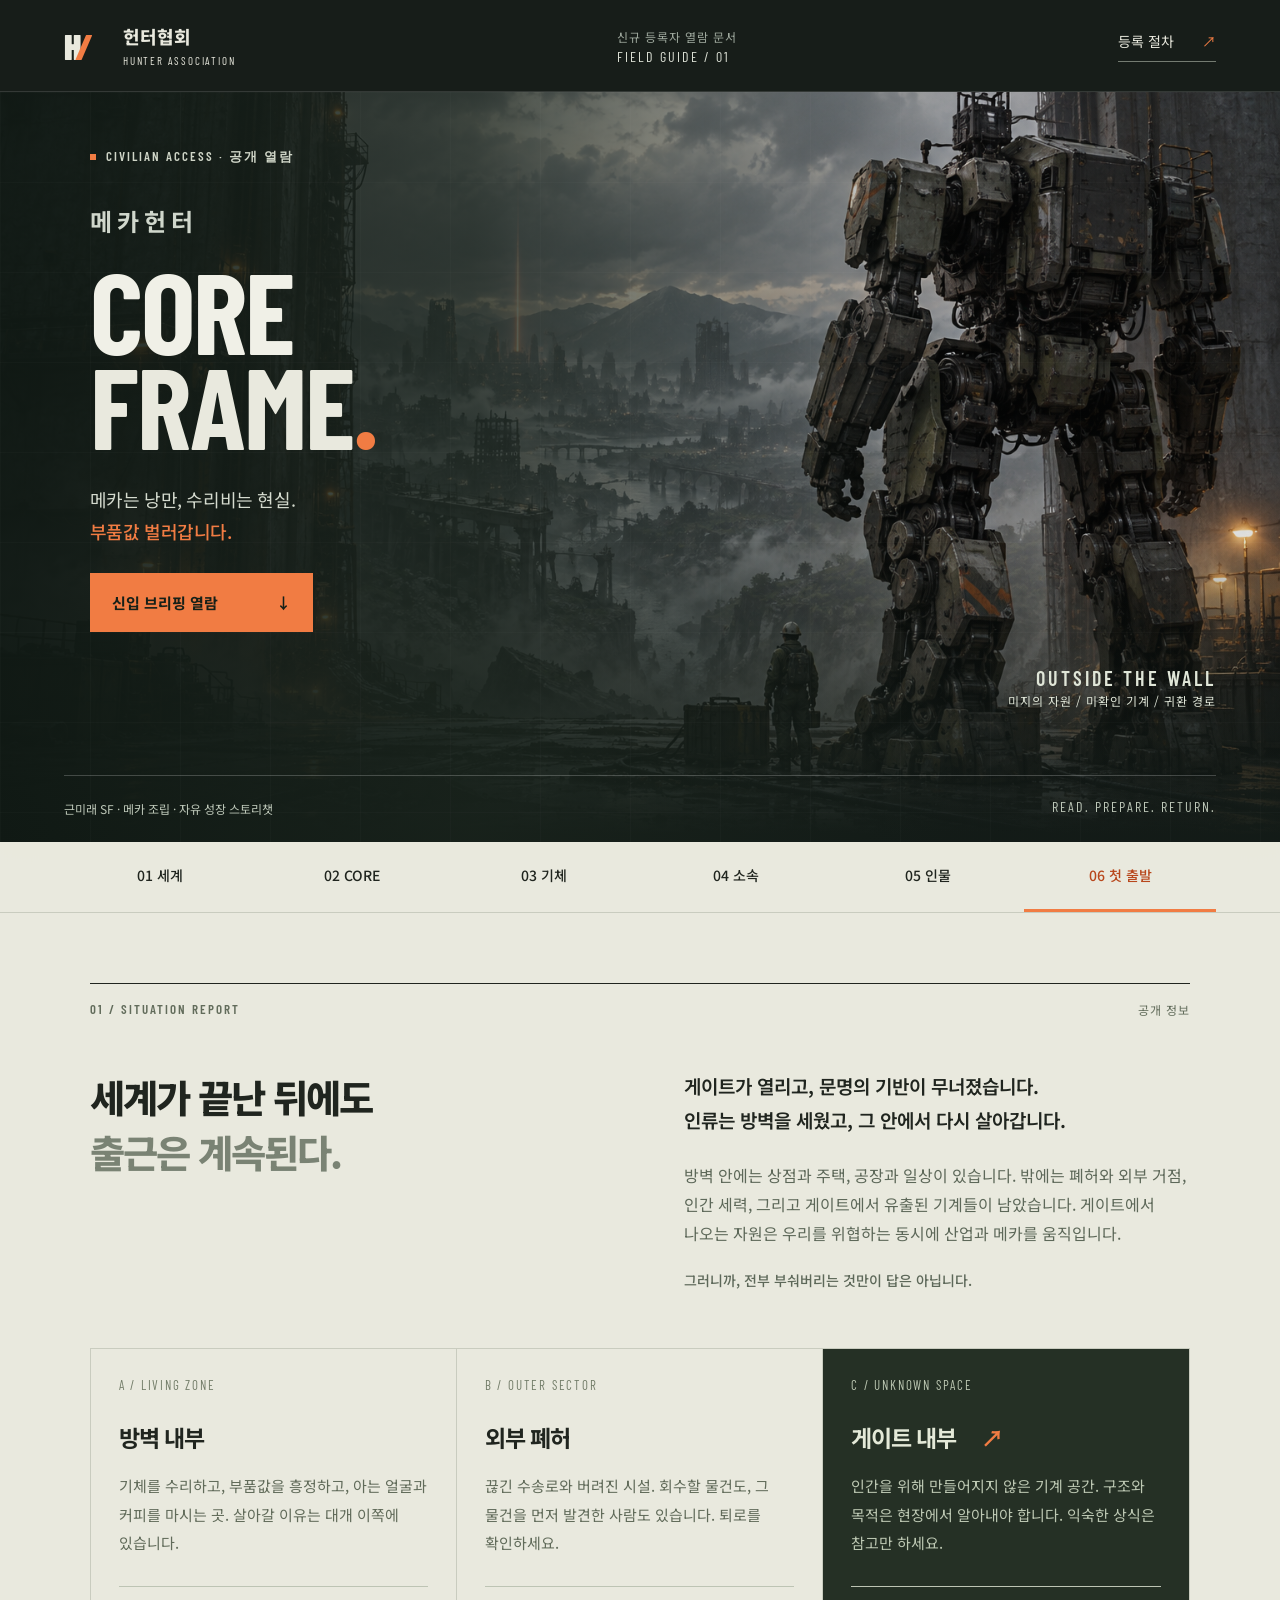
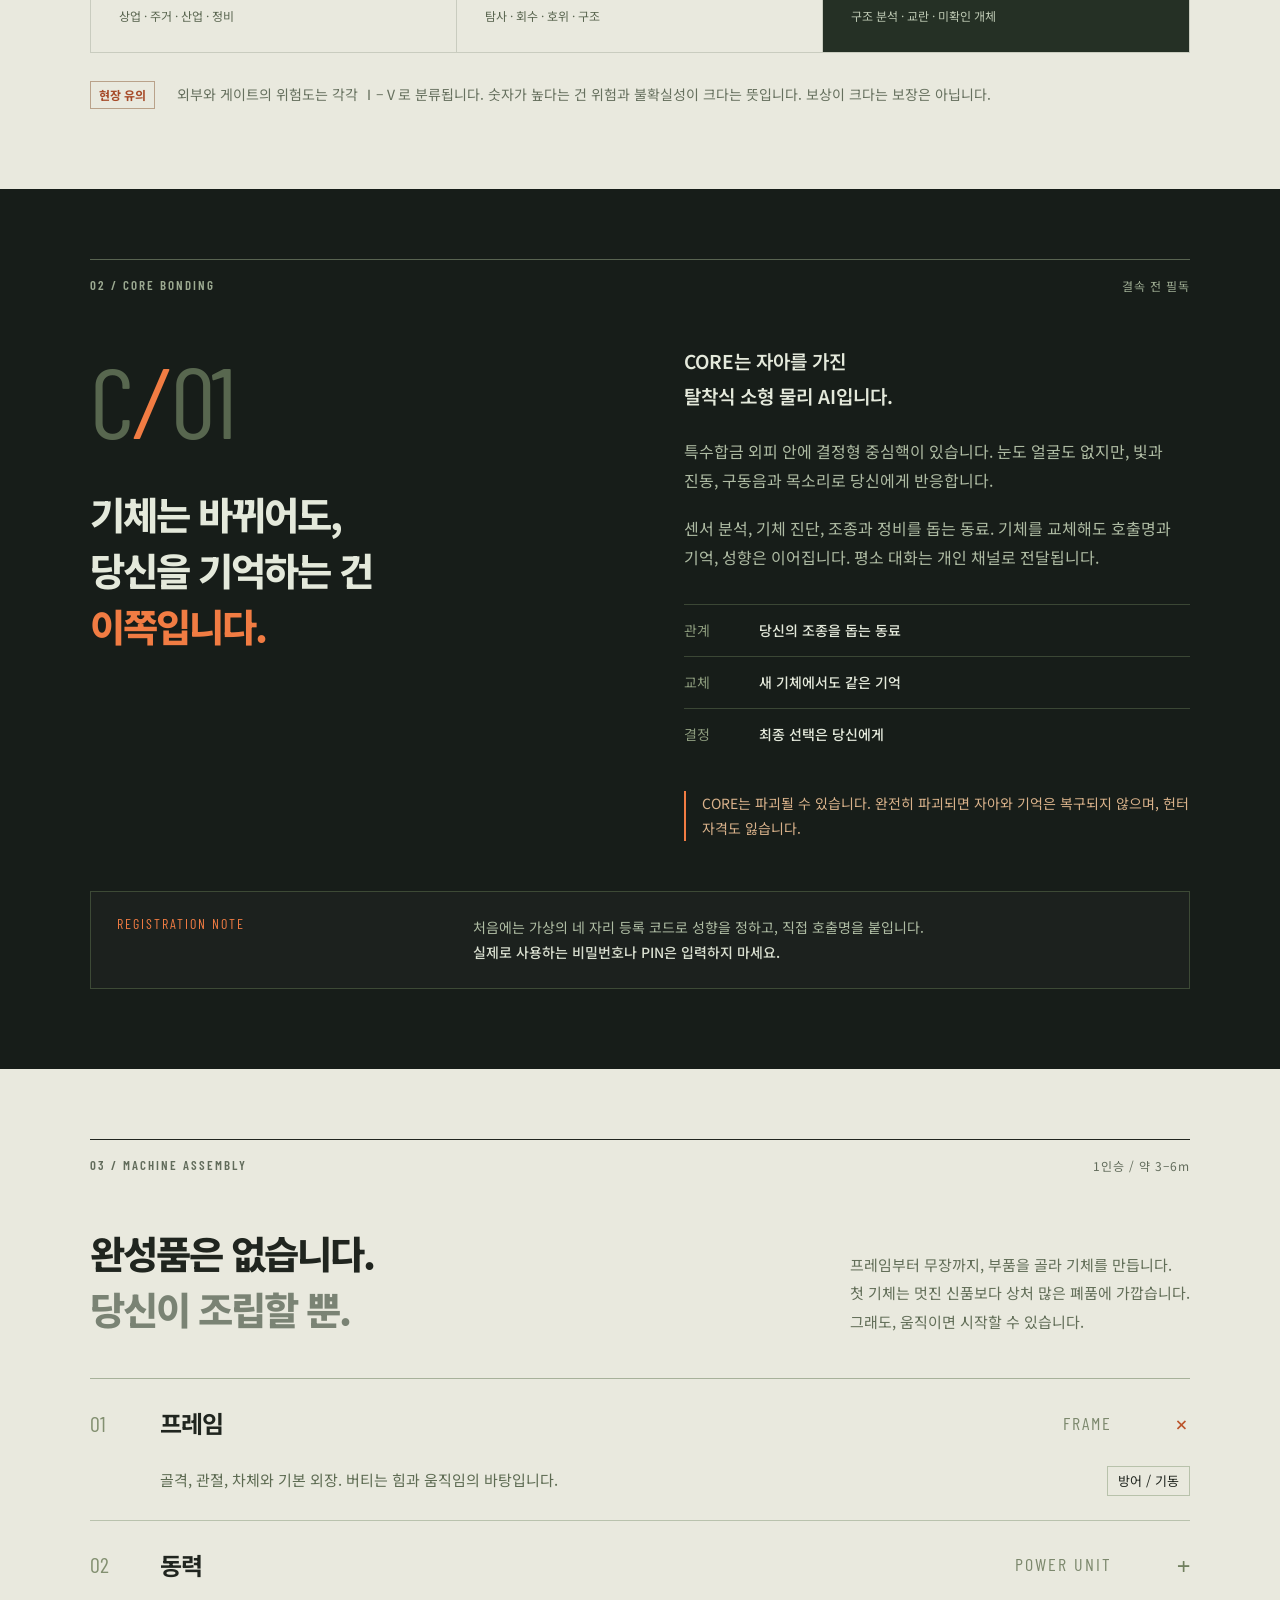
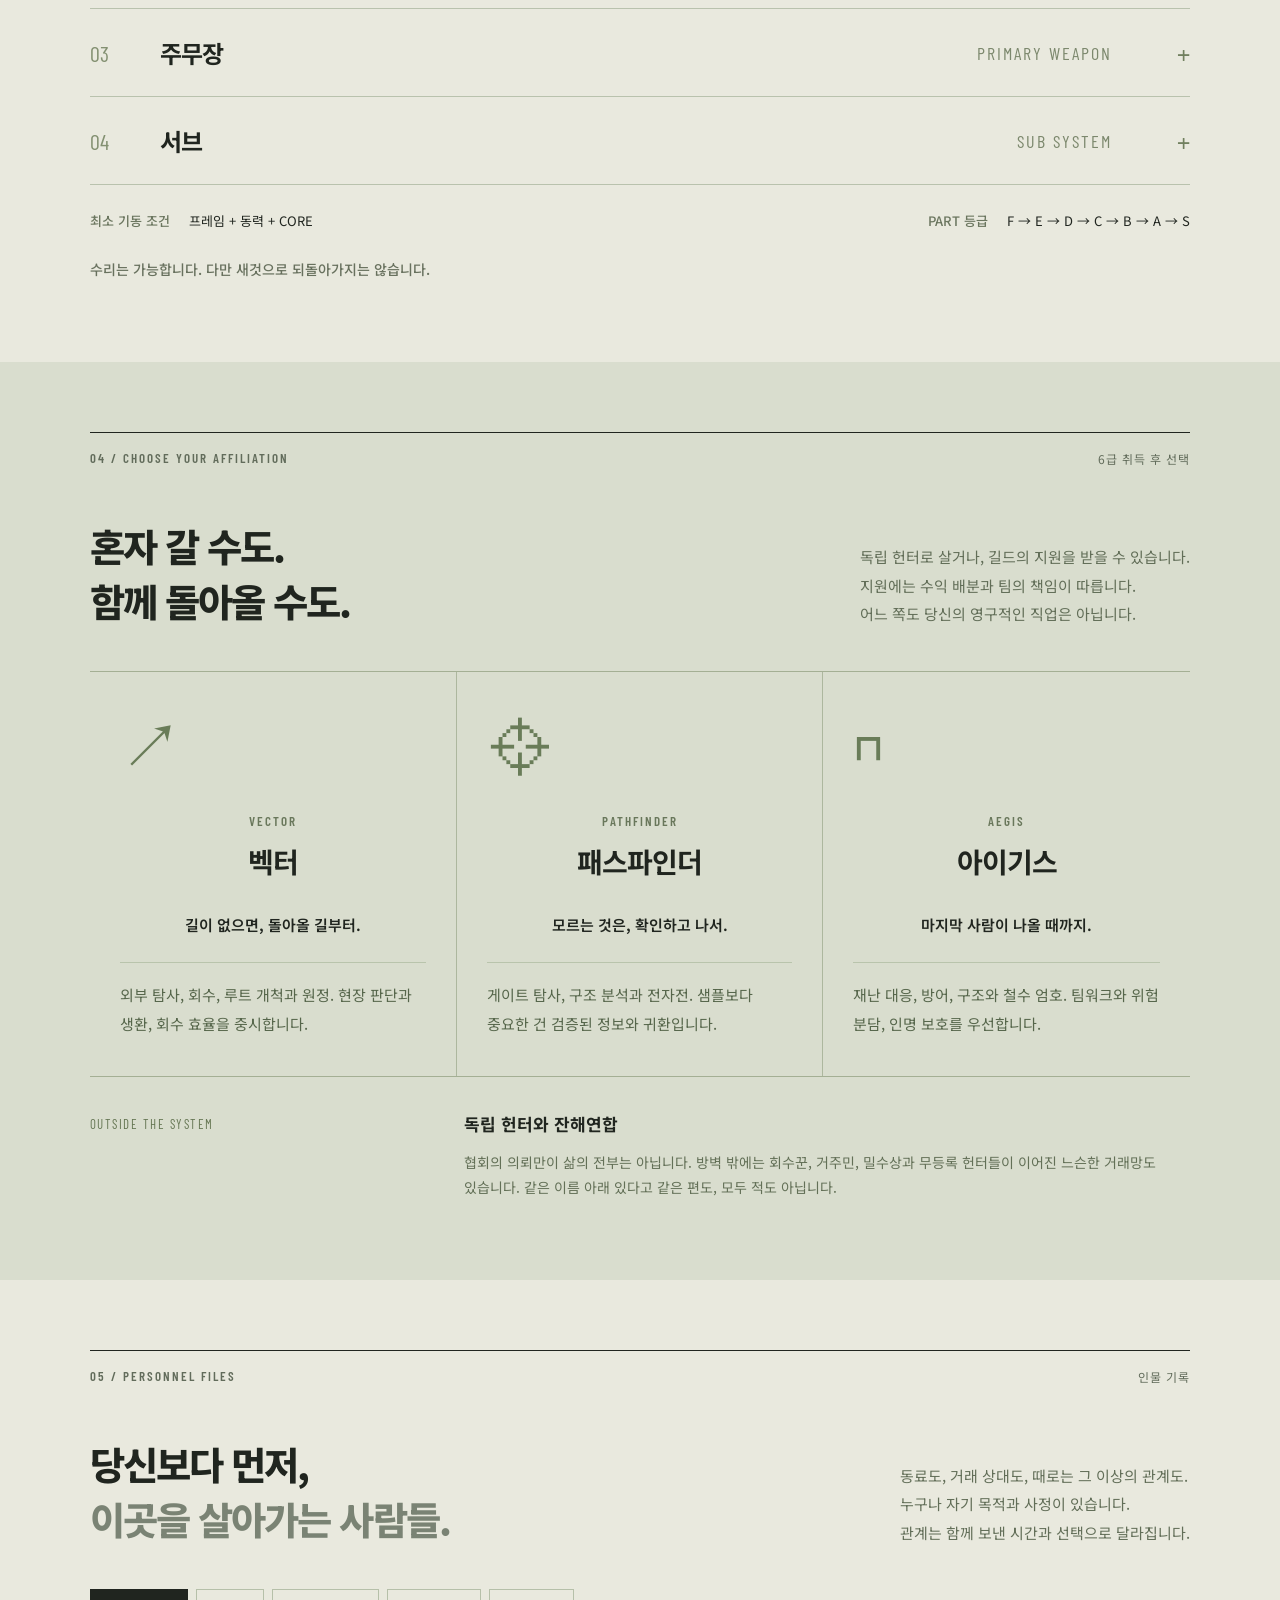
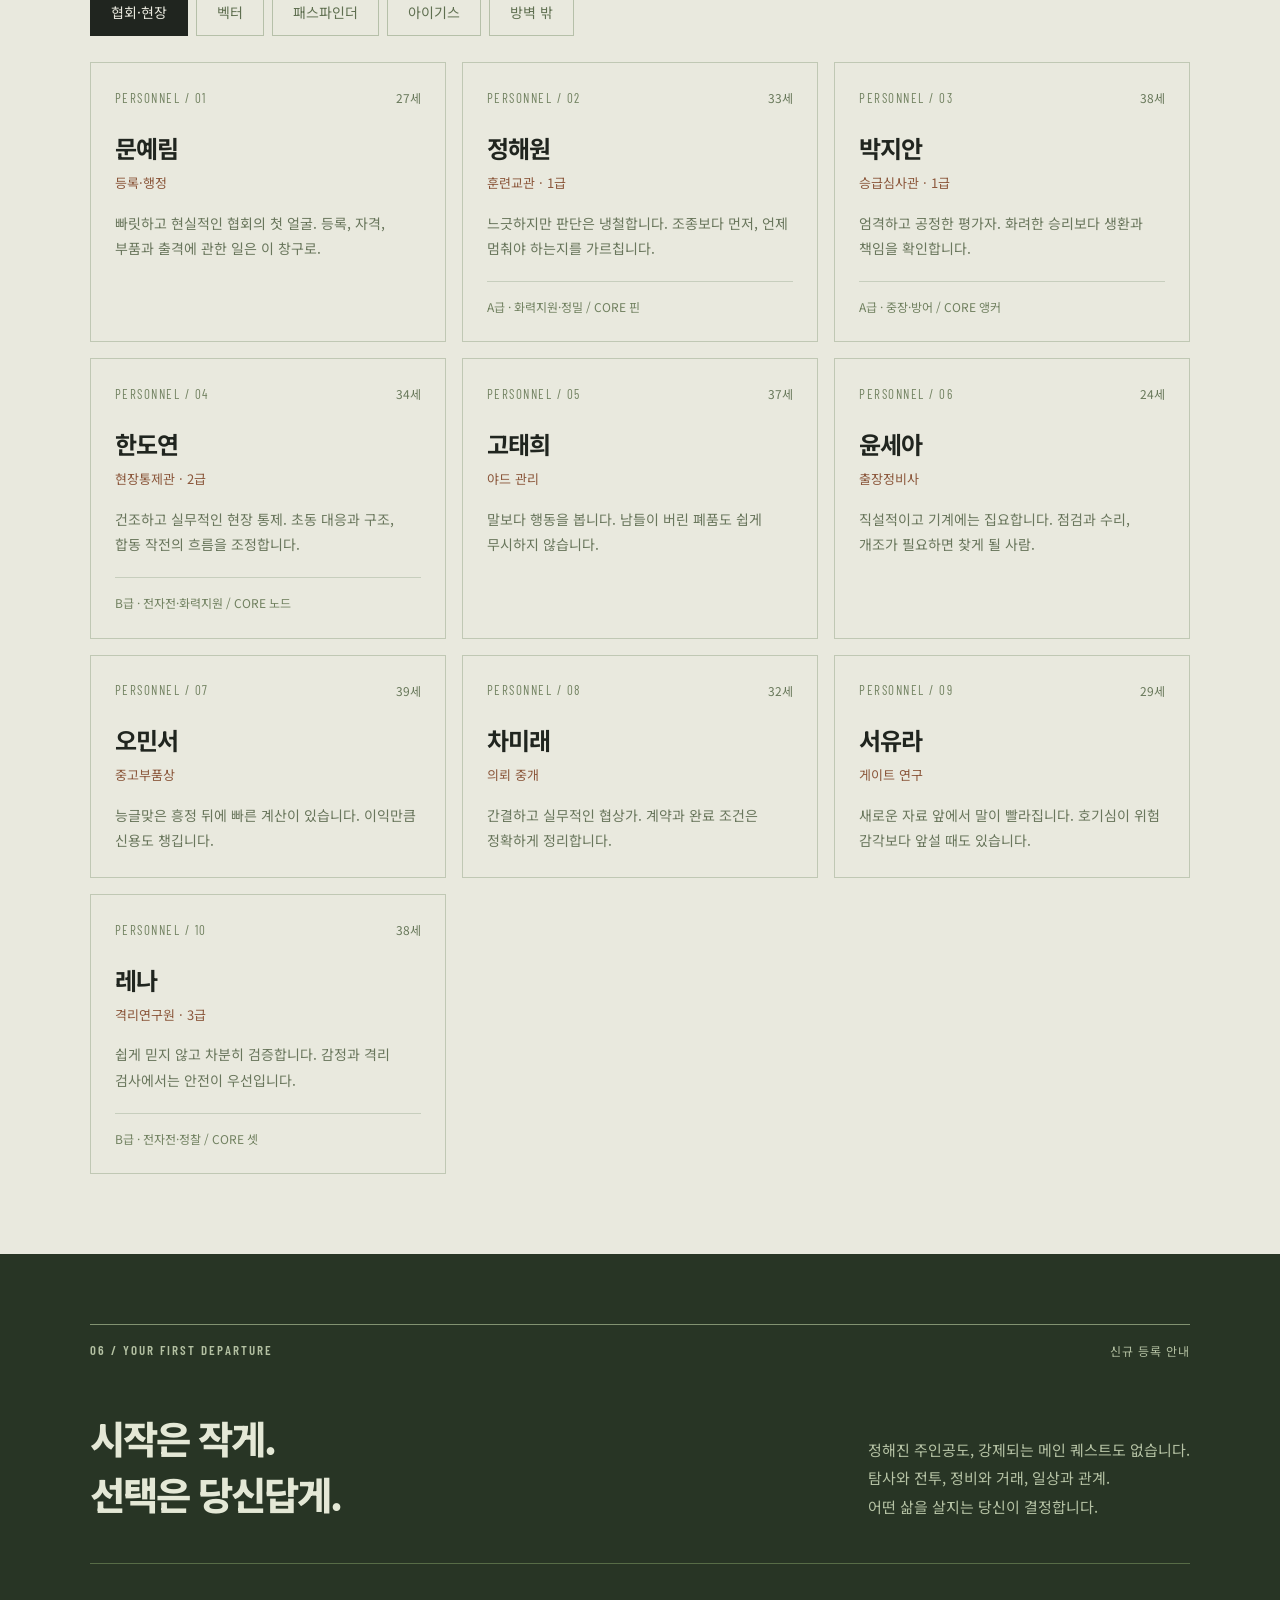
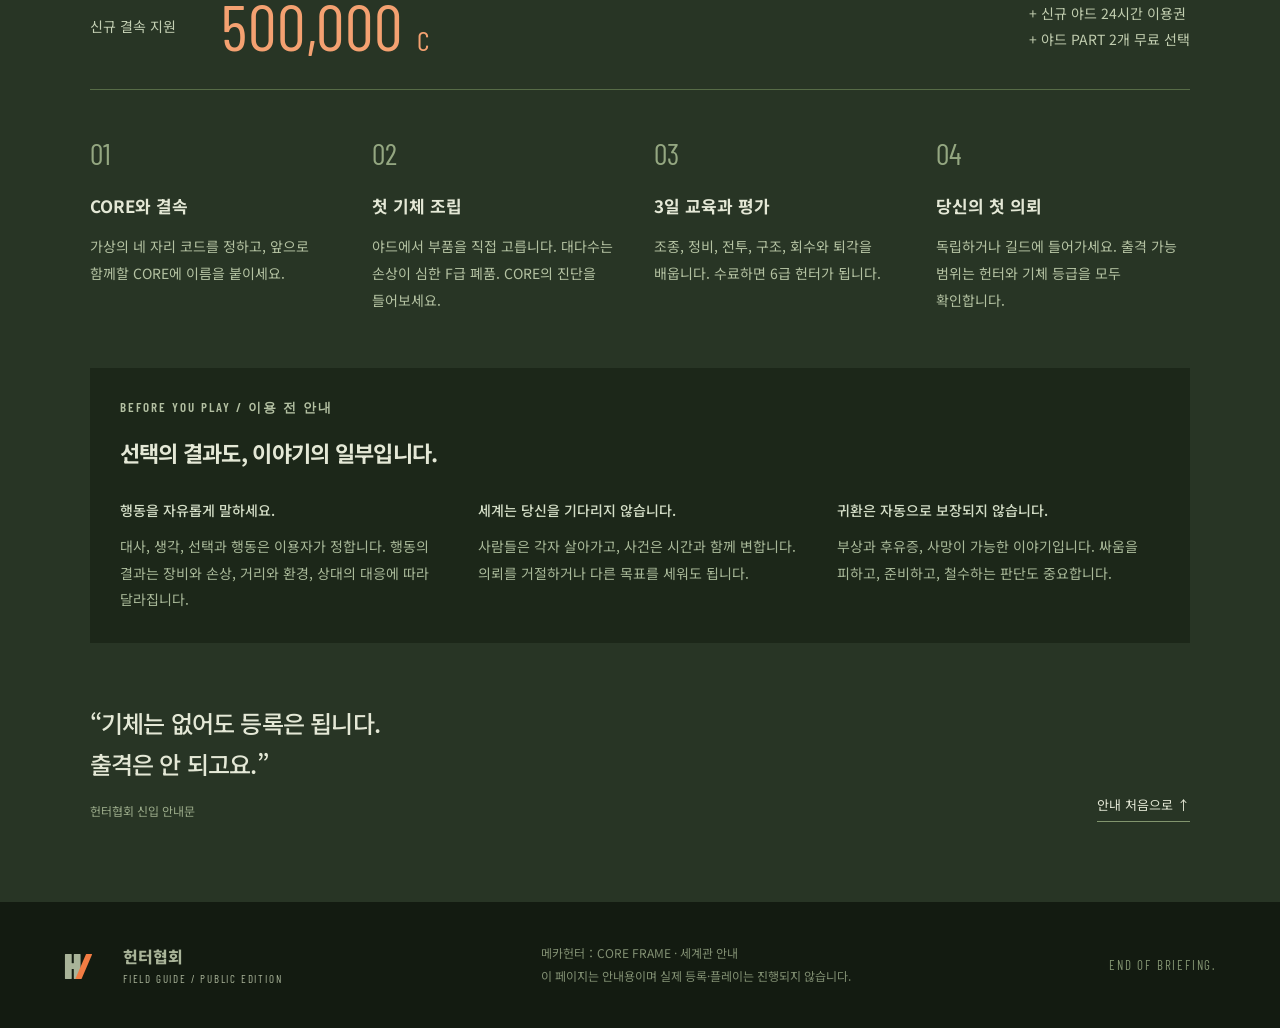
<file: CORE FRAME/HOMEPAGE.html>
<!doctype html>
<html lang="ko">
<head>
<meta charset="utf-8"><meta name="viewport" content="width=device-width,initial-scale=1">
<meta name="theme-color" content="#171b19"><meta name="description" content="방벽 너머, 당신의 기체와 CORE가 기다린다. 헌터협회 신입을 위한 세계관 현장 안내.">
<title>메카헌터：CORE FRAME — 신입 현장 안내</title>
<link rel="icon" type="image/svg+xml" href="data:image/svg+xml,%3Csvg xmlns='http://www.w3.org/2000/svg' viewBox='0 0 32 32'%3E%3Crect width='32' height='32' rx='3' fill='%23171b19'/%3E%3Cpath d='M7 7v18h5v-7h8v7h5V7h-5v7h-8V7Z' fill='%23ed743c'/%3E%3C/svg%3E">
<link rel="stylesheet" href="HOMEPAGE.css">
</head>
<body>
<a class="skip" href="#briefing">본문으로 이동</a>
<header class="masthead"><a class="brand" href="#top" aria-label="헌터협회 안내 첫 화면"><span class="brand-mark">H<span>∕</span></span><span>헌터협회<small>HUNTER ASSOCIATION</small></span></a><span class="header-label">신규 등록자 열람 문서 <b>FIELD GUIDE / 01</b></span><a class="header-link" href="#onboarding">등록 절차 <span>↗</span></a></header>
<main id="top">
<section class="hero has-art" aria-labelledby="hero-title"><div class="hero-grid" aria-hidden="true"></div><div class="hero-copy"><p class="eyebrow"><span class="live-dot"></span> CIVILIAN ACCESS · 공개 열람</p><p class="hero-kicker">메카헌터</p><h1 id="hero-title" class="game-title">CORE<br><em>FRAME</em><span class="title-period">.</span></h1><p class="hero-tagline">메카는 낭만, 수리비는 현실.<br><strong>부품값 벌러갑니다.</strong></p><a class="primary" href="#briefing">신입 브리핑 열람 <span>↓</span></a></div><div class="hero-caption"><span>OUTSIDE THE WALL</span><span>미지의 자원 / 미확인 기계 / 귀환 경로</span></div><div class="hero-bottom"><span>근미래 SF · 메카 조립 · 자유 성장 스토리챗</span><span>READ. PREPARE. RETURN.</span></div></section>
<nav class="section-nav" aria-label="현장 안내 목차"><a href="#briefing">01 세계</a><a href="#core">02 CORE</a><a href="#mech">03 기체</a><a href="#factions">04 소속</a><a href="#people">05 인물</a><a href="#onboarding">06 첫 출발</a></nav>
<section class="section paper" id="briefing"><div class="section-heading"><p class="eyebrow">01 / SITUATION REPORT</p><span class="classification">공개 정보</span></div><div class="intro-grid"><h2>세계가 끝난 뒤에도<br><span class="muted">출근은 계속된다.</span></h2><div><p class="lead">게이트가 열리고, 문명의 기반이 무너졌습니다.<br>인류는 방벽을 세웠고, 그 안에서 다시 살아갑니다.</p><p>방벽 안에는 상점과 주택, 공장과 일상이 있습니다. 밖에는 폐허와 외부 거점, 인간 세력, 그리고 게이트에서 유출된 기계들이 남았습니다. 게이트에서 나오는 자원은 우리를 위협하는 동시에 산업과 메카를 움직입니다.</p><p class="margin-note">그러니까, 전부 부숴버리는 것만이 답은 아닙니다.</p></div></div><div class="zone-grid"><article><span class="zone-no">A / LIVING ZONE</span><h3>방벽 내부</h3><p>기체를 수리하고, 부품값을 흥정하고, 아는 얼굴과 커피를 마시는 곳. 살아갈 이유는 대개 이쪽에 있습니다.</p><span class="zone-tag">상업 · 주거 · 산업 · 정비</span></article><article><span class="zone-no">B / OUTER SECTOR</span><h3>외부 폐허</h3><p>끊긴 수송로와 버려진 시설. 회수할 물건도, 그 물건을 먼저 발견한 사람도 있습니다. 퇴로를 확인하세요.</p><span class="zone-tag">탐사 · 회수 · 호위 · 구조</span></article><article class="zone-dark"><span class="zone-no">C / UNKNOWN SPACE</span><h3>게이트 내부 <span>↗</span></h3><p>인간을 위해 만들어지지 않은 기계 공간. 구조와 목적은 현장에서 알아내야 합니다. 익숙한 상식은 참고만 하세요.</p><span class="zone-tag">구조 분석 · 교란 · 미확인 개체</span></article></div><div class="warning-strip"><b>현장 유의</b><p>외부와 게이트의 위험도는 각각 Ⅰ–Ⅴ로 분류됩니다. 숫자가 높다는 건 위험과 불확실성이 크다는 뜻입니다. 보상이 크다는 보장은 아닙니다.</p></div></section>
<section class="section dark-section" id="core"><div class="section-heading"><p class="eyebrow">02 / CORE BONDING</p><span class="classification">결속 전 필독</span></div><div class="core-layout"><div><span class="large-index">C<span>∕</span>01</span><h2>기체는 바뀌어도,<br>당신을 기억하는 건<br><em>이쪽입니다.</em></h2></div><div class="core-copy"><p class="lead">CORE는 자아를 가진<br>탈착식 소형 물리 AI입니다.</p><p>특수합금 외피 안에 결정형 중심핵이 있습니다. 눈도 얼굴도 없지만, 빛과 진동, 구동음과 목소리로 당신에게 반응합니다.</p><p>센서 분석, 기체 진단, 조종과 정비를 돕는 동료. 기체를 교체해도 호출명과 기억, 성향은 이어집니다. 평소 대화는 개인 채널로 전달됩니다.</p><div class="core-facts"><div><span>관계</span><strong>당신의 조종을 돕는 동료</strong></div><div><span>교체</span><strong>새 기체에서도 같은 기억</strong></div><div><span>결정</span><strong>최종 선택은 당신에게</strong></div></div><p class="core-caution">CORE는 파괴될 수 있습니다. 완전히 파괴되면 자아와 기억은 복구되지 않으며, 헌터 자격도 잃습니다.</p></div></div><div class="terminal-note"><span>REGISTRATION NOTE</span><p>처음에는 가상의 네 자리 등록 코드로 성향을 정하고, 직접 호출명을 붙입니다.<br><strong>실제로 사용하는 비밀번호나 PIN은 입력하지 마세요.</strong></p></div></section>
<section class="section paper" id="mech"><div class="section-heading"><p class="eyebrow">03 / MACHINE ASSEMBLY</p><span class="classification">1인승 / 약 3–6m</span></div><div class="split-heading"><h2>완성품은 없습니다.<br><span class="muted">당신이 조립할 뿐.</span></h2><p>프레임부터 무장까지, 부품을 골라 기체를 만듭니다.<br>첫 기체는 멋진 신품보다 상처 많은 폐품에 가깝습니다.<br>그래도, 움직이면 시작할 수 있습니다.</p></div><div class="assembly-list"><details open><summary><span>01</span><h3>프레임</h3><span class="part-en">FRAME</span><b>+</b></summary><div class="part-content"><p>골격, 관절, 차체와 기본 외장. 버티는 힘과 움직임의 바탕입니다.</p><span>방어 / 기동</span></div></details><details><summary><span>02</span><h3>동력</h3><span class="part-en">POWER UNIT</span><b>+</b></summary><div class="part-content"><p>엔진과 발전·구동계. 무거운 짐을 견인하고, 고부하 동작을 지탱합니다.</p><span>출력 / 기동</span></div></details><details><summary><span>03</span><h3>주무장</h3><span class="part-en">PRIMARY WEAPON</span><b>+</b></summary><div class="part-content"><p>공격과 관통, 파괴를 담당합니다. 사거리와 지형, 자신이 할 일을 생각하고 고르세요.</p><span>화력</span></div></details><details><summary><span>04</span><h3>서브</h3><span class="part-en">SUB SYSTEM</span><b>+</b></summary><div class="part-content"><p>부품 기능에 따라 보조 성능과 전술적 특징이 달라집니다. 필요한 장비가 실제로 달려 있어야 사용할 수 있습니다.</p><span>보조 기능 / 전술</span></div></details></div><div class="mech-footer"><p><b>최소 기동 조건</b> 프레임 + 동력 + CORE</p><p><b>PART 등급</b> F → E → D → C → B → A → S</p></div><p class="margin-note">수리는 가능합니다. 다만 새것으로 되돌아가지는 않습니다.</p></section>
<section class="section light-section" id="factions"><div class="section-heading"><p class="eyebrow">04 / CHOOSE YOUR AFFILIATION</p><span class="classification">6급 취득 후 선택</span></div><div class="split-heading"><h2>혼자 갈 수도.<br>함께 돌아올 수도.</h2><p>독립 헌터로 살거나, 길드의 지원을 받을 수 있습니다.<br>지원에는 수익 배분과 팀의 책임이 따릅니다.<br>어느 쪽도 당신의 영구적인 직업은 아닙니다.</p></div><div class="faction-grid"><article><span class="faction-symbol" aria-hidden="true">↗</span><p class="eyebrow">VECTOR</p><h3>벡터</h3><p class="faction-line">길이 없으면, 돌아올 길부터.</p><p>외부 탐사, 회수, 루트 개척과 원정. 현장 판단과 생환, 회수 효율을 중시합니다.</p></article><article><span class="faction-symbol" aria-hidden="true">⌖</span><p class="eyebrow">PATHFINDER</p><h3>패스파인더</h3><p class="faction-line">모르는 것은, 확인하고 나서.</p><p>게이트 탐사, 구조 분석과 전자전. 샘플보다 중요한 건 검증된 정보와 귀환입니다.</p></article><article><span class="faction-symbol" aria-hidden="true">⊓</span><p class="eyebrow">AEGIS</p><h3>아이기스</h3><p class="faction-line">마지막 사람이 나올 때까지.</p><p>재난 대응, 방어, 구조와 철수 엄호. 팀워크와 위험 분담, 인명 보호를 우선합니다.</p></article></div><div class="independent"><span>OUTSIDE THE SYSTEM</span><div><h3>독립 헌터와 잔해연합</h3><p>협회의 의뢰만이 삶의 전부는 아닙니다. 방벽 밖에는 회수꾼, 거주민, 밀수상과 무등록 헌터들이 이어진 느슨한 거래망도 있습니다. 같은 이름 아래 있다고 같은 편도, 모두 적도 아닙니다.</p></div></div></section>
<section class="section paper" id="people"><div class="section-heading"><p class="eyebrow">05 / PERSONNEL FILES</p><span class="classification">인물 기록</span></div><div class="split-heading"><h2>당신보다 먼저,<br><span class="muted">이곳을 살아가는 사람들.</span></h2><p>동료도, 거래 상대도, 때로는 그 이상의 관계도.<br>누구나 자기 목적과 사정이 있습니다.<br>관계는 함께 보낸 시간과 선택으로 달라집니다.</p></div><div class="people-tabs" role="tablist" aria-label="인물 소속"><button role="tab" aria-selected="true" aria-controls="personnel" id="tab-association" data-group="association">협회·현장</button><button role="tab" aria-selected="false" aria-controls="personnel" id="tab-vector" data-group="vector" tabindex="-1">벡터</button><button role="tab" aria-selected="false" aria-controls="personnel" id="tab-pathfinder" data-group="pathfinder" tabindex="-1">패스파인더</button><button role="tab" aria-selected="false" aria-controls="personnel" id="tab-aegis" data-group="aegis" tabindex="-1">아이기스</button><button role="tab" aria-selected="false" aria-controls="personnel" id="tab-outside" data-group="outside" tabindex="-1">방벽 밖</button></div><div class="people-grid" id="personnel" role="tabpanel" aria-labelledby="tab-association" tabindex="0"></div><noscript><p>문예림 — 등록·행정. 정해원 — 훈련교관. 윤세아 — 출장정비사. 각자의 자리에서 당신과 만나게 됩니다.</p></noscript></section>
<section class="section onboarding" id="onboarding"><div class="section-heading"><p class="eyebrow">06 / YOUR FIRST DEPARTURE</p><span class="classification">신규 등록 안내</span></div><div class="split-heading"><h2>시작은 작게.<br>선택은 당신답게.</h2><p>정해진 주인공도, 강제되는 메인 퀘스트도 없습니다.<br>탐사와 전투, 정비와 거래, 일상과 관계.<br>어떤 삶을 살지는 당신이 결정합니다.</p></div><div class="start-grant"><span>신규 결속 지원</span><strong>500,000 <small>C</small></strong><span>+ 신규 야드 24시간 이용권<br>+ 야드 PART 2개 무료 선택</span></div><ol class="steps"><li><span>01</span><div><h3>CORE와 결속</h3><p>가상의 네 자리 코드를 정하고, 앞으로 함께할 CORE에 이름을 붙이세요.</p></div></li><li><span>02</span><div><h3>첫 기체 조립</h3><p>야드에서 부품을 직접 고릅니다. 대다수는 손상이 심한 F급 폐품. CORE의 진단을 들어보세요.</p></div></li><li><span>03</span><div><h3>3일 교육과 평가</h3><p>조종, 정비, 전투, 구조, 회수와 퇴각을 배웁니다. 수료하면 6급 헌터가 됩니다.</p></div></li><li><span>04</span><div><h3>당신의 첫 의뢰</h3><p>독립하거나 길드에 들어가세요. 출격 가능 범위는 헌터와 기체 등급을 모두 확인합니다.</p></div></li></ol><div class="play-guide"><p class="eyebrow">BEFORE YOU PLAY / 이용 전 안내</p><h3>선택의 결과도, 이야기의 일부입니다.</h3><div class="guide-columns"><p><b>행동을 자유롭게 말하세요.</b>대사, 생각, 선택과 행동은 이용자가 정합니다. 행동의 결과는 장비와 손상, 거리와 환경, 상대의 대응에 따라 달라집니다.</p><p><b>세계는 당신을 기다리지 않습니다.</b>사람들은 각자 살아가고, 사건은 시간과 함께 변합니다. 의뢰를 거절하거나 다른 목표를 세워도 됩니다.</p><p><b>귀환은 자동으로 보장되지 않습니다.</b>부상과 후유증, 사망이 가능한 이야기입니다. 싸움을 피하고, 준비하고, 철수하는 판단도 중요합니다.</p></div></div><div class="closing"><p>“기체는 없어도 등록은 됩니다.<br>출격은 안 되고요.”</p><span>헌터협회 신입 안내문</span><a href="#top">안내 처음으로 ↑</a></div></section>
</main><footer><a class="brand" href="#top"><span class="brand-mark">H<span>∕</span></span><span>헌터협회<small>FIELD GUIDE / PUBLIC EDITION</small></span></a><p>메카헌터：CORE FRAME · 세계관 안내<br>이 페이지는 안내용이며 실제 등록·플레이는 진행되지 않습니다.</p><span>END OF BRIEFING.</span></footer>
<script src="HOMEPAGE.js"></script>
</body></html>
</file>
<file: CORE FRAME/HOMEPAGE.css>
@import url('https://fonts.googleapis.com/css2?family=Barlow+Condensed:wght@500;600;700&family=Noto+Sans+KR:wght@400;500;600;700;800;900&display=swap');
:root{--ink:#20251f;--paper:#e9e9de;--orange:#f17c43;--dark:#171d19;--line:#c9ccbf;--muted:#737c70;--mono:'Barlow Condensed','Courier New',monospace}*{box-sizing:border-box}html{scroll-behavior:smooth;scroll-padding-top:86px}body{margin:0;color:var(--ink);background:var(--paper);font-family:'Noto Sans KR',sans-serif;font-size:16px;line-height:1.8;word-break:keep-all}a{color:inherit;text-decoration:none}button{font:inherit}button,a,summary{-webkit-tap-highlight-color:transparent}button:focus-visible,a:focus-visible,summary:focus-visible,[tabindex]:focus-visible{outline:3px solid #d75b24;outline-offset:5px}p,h1,h2,h3{margin:0}p+p{margin-top:20px}.skip{position:absolute;top:-80px;background:var(--orange);padding:12px;z-index:20}.skip:focus{top:5px}.masthead{height:92px;background:var(--dark);color:#e9e9de;display:flex;align-items:center;justify-content:space-between;padding:0 5%;border-bottom:1px solid #ffffff20}.brand{display:flex;gap:14px;align-items:center;font-size:18px;font-weight:800;line-height:1.4}.brand small{display:block;font:11px var(--mono);letter-spacing:1.8px;margin-top:5px}.brand-mark{font:900 36px var(--mono);letter-spacing:-7px;width:45px;line-height:1}.brand-mark span{color:var(--orange)}.header-label{font-size:12px;color:#9fa99e;letter-spacing:1px}.header-label b{display:block;font:14px var(--mono);letter-spacing:2px;color:#dce0d5}.header-link{font-size:14px;border-bottom:1px solid #747b71;padding-bottom:6px}.header-link span{margin-left:24px;color:var(--orange)}.hero{min-height:710px;position:relative;background:#26302a;color:#f0f0e7;isolation:isolate;overflow:hidden}.hero:before{content:'';position:absolute;inset:0;z-index:-2;background:linear-gradient(90deg,#101914ed 0%,#19231ccb 37%,#1a201f22 75%),linear-gradient(0deg,#121a16 1%,transparent 40%);pointer-events:none}.hero.has-art{background-image:url('HOMEPAGE-hero.png');background-size:cover;background-position:center 53%}.hero-grid{position:absolute;inset:0;z-index:-1;background-image:linear-gradient(#ffffff04 1px,transparent 1px),linear-gradient(90deg,#ffffff04 1px,transparent 1px);background-size:90px 90px;pointer-events:none}.hero-copy{position:relative;padding:68px 7% 110px;max-width:1000px}.eyebrow{font:600 13px var(--mono);letter-spacing:2px;line-height:1.5}.hero .eyebrow{color:#d0d6c8;display:flex;align-items:center;gap:10px}.live-dot{width:6px;height:6px;background:var(--orange);display:inline-block}.hero-kicker{margin-top:35px;font-size:16px;letter-spacing:1px;color:#d0d7cc}.hero h1{font-size:clamp(38px,4.3vw,65px);line-height:1.35;letter-spacing:-2.8px;font-weight:800;margin-top:16px}em{font-style:normal;color:var(--orange)}.hero-description{font-size:16px;line-height:1.9;color:#c6cec1;margin-top:27px}.primary{display:inline-flex;align-items:center;gap:58px;background:var(--orange);color:#162018;font-size:15px;font-weight:700;padding:16px 22px;margin-top:30px;transition:background .2s}.primary:hover{background:#ff9a61}.hero-caption{position:absolute;right:5%;bottom:116px;display:flex;flex-direction:column;text-align:right;font-size:12px;letter-spacing:1px;color:#e0e6d8}.hero-caption span:first-child{font:600 20px var(--mono);letter-spacing:3px}.hero-bottom{position:absolute;bottom:0;left:5%;right:5%;display:flex;justify-content:space-between;gap:20px;border-top:1px solid #ffffff35;padding:22px 0;color:#bec8b9;font-size:12px}.hero-bottom span:last-child{font:14px var(--mono);letter-spacing:2px}.section-nav{position:sticky;top:0;z-index:5;display:flex;justify-content:center;background:#e9e9def2;backdrop-filter:blur(16px);border-bottom:1px solid var(--line);padding:0 5%}.section-nav a{padding:21px 0;flex:1;text-align:center;font-size:14px;font-weight:500;border-bottom:3px solid transparent;white-space:nowrap}.section-nav a:hover,.section-nav a.active{color:#b8471c;border-bottom-color:var(--orange)}.section{padding:70px 7% 80px;scroll-margin-top:0}.section-heading{display:flex;justify-content:space-between;align-items:center;border-top:1px solid var(--ink);padding-top:15px;margin-bottom:48px}.section-heading .eyebrow{color:#626c5b}.classification{font-size:12px;letter-spacing:1px;color:#626c5b}h2{font-size:clamp(29px,3vw,44px);font-weight:800;line-height:1.45;letter-spacing:-1.9px}.muted{color:#7a8374}.intro-grid{display:grid;grid-template-columns:1fr 1fr;gap:8%;align-items:start}.lead{font-size:19px;font-weight:600;line-height:1.8;margin-bottom:24px}.intro-grid>div>p:not(.lead){color:#5d6859}.margin-note{font-size:14px!important;color:#68715e;font-weight:500}.zone-grid{display:grid;grid-template-columns:repeat(3,1fr);margin-top:55px;border:1px solid var(--line)}.zone-grid article{padding:28px 28px 26px;border-right:1px solid var(--line);display:flex;flex-direction:column;align-items:start}.zone-grid article:last-child{border:0}.zone-no{font:13px var(--mono);letter-spacing:1.8px;color:#727c68}.zone-grid h3{font-size:23px;margin:24px 0 14px;letter-spacing:-1px}.zone-grid p{color:#616b5a;font-size:15px;line-height:1.9}.zone-tag{font-size:12px;color:#59654f;border-top:1px solid #bdc4b4;margin-top:28px;padding-top:18px;width:100%}.zone-dark{background:#253025;color:#e4e9d8}.zone-dark .zone-no,.zone-dark p,.zone-dark .zone-tag{color:#bdc8b3}.zone-dark h3 span{color:var(--orange);margin-left:20px}.city-map{margin:52px 0 8px;border:1px solid var(--line);background:#dedfcf;padding:12px;position:relative}.city-map img{display:block;width:100%;height:auto}.city-map figcaption{display:flex;align-items:baseline;gap:18px;border-top:1px solid #aeb5a5;padding:12px 4px 2px;color:#5f6b58}.city-map figcaption span,.city-map figcaption small{font:12px var(--mono);letter-spacing:1.5px}.city-map figcaption b{font-size:15px;font-weight:600}.city-map figcaption small{margin-left:auto;color:#7b856f}.warning-strip{display:flex;gap:22px;align-items:baseline;margin-top:28px}.warning-strip b{font-size:12px;color:#a64a28;white-space:nowrap;border:1px solid #b9a28a;padding:2px 8px}.warning-strip p{font-size:14px;color:#66705e}.dark-section{background:var(--dark);color:#e4e9db}.dark-section .section-heading{border-color:#596451}.dark-section .section-heading>*{color:#9caa91}.core-layout{display:grid;grid-template-columns:1fr 1fr;gap:8%}.large-index{display:block;font:100px var(--mono);color:#58674f;line-height:1.1;letter-spacing:-4px;margin-bottom:32px}.large-index span{color:var(--orange)}.core-copy>p:not(.lead){color:#aebba3}.core-facts{margin-top:32px;font-size:14px}.core-facts>div{display:flex;gap:30px;border-top:1px solid #3b4735;padding:13px 0}.core-facts span{color:#8b9a7c;min-width:45px}.core-facts strong{font-weight:500}.core-copy .core-caution{font-size:14px;color:#d9b28b!important;border-left:2px solid var(--orange);padding-left:16px;margin-top:30px}.terminal-note{display:grid;grid-template-columns:1fr 2.1fr;gap:28px;background:#ffffff05;border:1px solid #3d4a36;padding:23px 26px;margin-top:50px}.terminal-note>span{font:14px var(--mono);letter-spacing:2px;color:var(--orange)}.terminal-note p{font-size:14px;color:#afbda4}.terminal-note strong{font-weight:500;color:#d9dfd0}.split-heading{display:flex;justify-content:space-between;align-items:end;gap:40px;margin-bottom:42px}.split-heading>p{font-size:15px;color:#626e58;line-height:1.9;max-width:440px}.assembly-list{border-top:1px solid #a7b19a}.assembly-list details{border-bottom:1px solid #b9c2ad}.assembly-list summary{display:flex;gap:30px;align-items:center;padding:22px 0;cursor:pointer;list-style:none}.assembly-list summary::-webkit-details-marker{display:none}.assembly-list summary>span:first-child{font:22px var(--mono);color:#839071;width:40px}.assembly-list h3{font-size:24px;letter-spacing:-1px}.part-en{font:18px var(--mono);letter-spacing:2px;margin-left:auto;color:#7c886d}.assembly-list summary>b{font:30px var(--mono);color:#71805f;margin-left:35px;transition:transform .2s}.assembly-list details[open] summary>b{transform:rotate(45deg);color:#bb542b}.part-content{padding:0 0 24px 70px;display:flex;justify-content:space-between;gap:20px}.part-content p{color:#5d6b52;font-size:15px}.part-content>span{font-size:13px;white-space:nowrap;border:1px solid #b8c2ab;padding:2px 10px;height:fit-content}.mech-footer{display:flex;justify-content:space-between;gap:20px;font-size:13px;padding:24px 0}.mech-footer p+p{margin:0}.mech-footer b{margin-right:15px;color:#6b765f;font-weight:500}.light-section{background:#d9ddce}.faction-grid{display:grid;grid-template-columns:repeat(3,1fr);border-top:1px solid #a4af94;border-bottom:1px solid #a4af94}.faction-grid article{padding:30px 28px 34px;border-right:1px solid #adb79e}.faction-grid article:first-child{padding-left:0}.faction-grid article:last-child{border:0;padding-right:0}.faction-symbol{display:block;font:62px var(--mono);line-height:1.2;color:#697c58;margin-bottom:32px}.faction-grid h3{font-size:28px;margin-top:4px;letter-spacing:-1px}.faction-grid .eyebrow{color:#69775b}.faction-grid p.faction-line{font-weight:600;font-size:15px;margin-top:25px}.faction-grid p:last-child{font-size:15px;line-height:1.9;color:#56664b;margin-top:10px}.independent{display:grid;grid-template-columns:1fr 2.1fr;gap:28px;margin-top:32px}.independent>span{font:13px var(--mono);letter-spacing:1.5px;color:#657653;padding-top:7px}.independent h3{font-size:17px}.independent p{font-size:14px;color:#637057;margin-top:10px}.people-tabs{display:flex;gap:8px;flex-wrap:wrap;margin-bottom:26px}.people-tabs button{border:1px solid #b6c0a9;background:transparent;padding:10px 20px;font-size:14px;color:#5f6f50;cursor:pointer}.people-tabs button[aria-selected=true]{background:var(--ink);color:var(--paper);border-color:var(--ink)}.people-tabs button:hover{border-color:#3d4c31}.people-grid{display:grid;grid-template-columns:repeat(3,1fr);gap:16px}.person{border:1px solid #c0c8b4;padding:24px;min-height:215px;display:flex;flex-direction:column}.person-top{display:flex;justify-content:space-between;gap:15px;align-items:center}.person-code{font:13px var(--mono);letter-spacing:1.5px;color:#738362}.person-rank{font-size:12px;color:#68785a}.person h3{font-size:24px;margin-top:17px;letter-spacing:-1px}.person .role{font-size:13px;color:#8b573b;margin-top:2px}.person .person-desc{font-size:14px;color:#69765c;margin-top:16px}.person .machine{font-size:12px;color:#718160;border-top:1px solid #c7cebd;padding-top:14px;margin-top:20px}.onboarding{background:#283525;color:#e4e8d6}.onboarding .section-heading{border-color:#829271}.onboarding .eyebrow,.onboarding .classification{color:#b3c0a2}.onboarding .split-heading>p{color:#b5c2a4}.start-grant{display:flex;align-items:center;gap:45px;border-top:1px solid #576c47;border-bottom:1px solid #576c47;padding:24px 0;margin-top:25px}.start-grant>span:first-child{color:#c4d0b4;font-size:14px}.start-grant strong{font:64px var(--mono);color:#f4a171;letter-spacing:1px;line-height:1.2}.start-grant small{font-size:28px}.start-grant>span:last-child{margin-left:auto;font-size:14px;color:#c1cdaf;line-height:1.8}.steps{list-style:none;padding:0;margin:45px 0 55px;display:grid;grid-template-columns:repeat(4,1fr);gap:28px}.steps li>span{font:30px var(--mono);color:#94a781}.steps h3{font-size:17px;margin-top:18px}.steps p{font-size:14px;color:#b4c2a2;line-height:1.9;margin-top:12px}.play-guide{background:#1c2719;padding:30px}.play-guide h3{font-size:22px;letter-spacing:-.7px;margin-top:15px}.guide-columns{display:grid;grid-template-columns:repeat(3,1fr);gap:35px;margin-top:25px}.guide-columns p{font-size:14px;line-height:1.9;color:#a9b999;margin:0}.guide-columns b{display:block;font-weight:500;color:#d4dec7;margin-bottom:9px}.closing{display:grid;grid-template-columns:1fr auto;align-items:end;margin-top:60px}.closing>p{font-size:24px;font-weight:500;letter-spacing:-.8px;line-height:1.7}.closing>span{grid-column:1;font-size:12px;color:#9bab8a;margin-top:16px}.closing>a{grid-column:2;grid-row:1/3;align-self:end;border-bottom:1px solid #82956e;padding-bottom:5px;font-size:13px}footer{display:flex;justify-content:space-between;gap:30px;padding:40px 5%;background:#131b11;color:#a9b499;align-items:center}footer .brand{font-size:16px}footer p{font-size:12px;line-height:1.9;color:#829073}footer>span{font:13px var(--mono);letter-spacing:1.8px;color:#849572}
@media(min-width:1600px){.section{padding-left:max(7%,calc((100vw - 1320px)/2));padding-right:max(7%,calc((100vw - 1320px)/2))}.hero-copy{padding-left:max(7vw,calc((100vw - 1320px)/2));max-width:1200px}.hero{min-height:800px}.hero-copy{padding-top:90px}}
@media(max-width:950px){.hero-caption{display:none}.intro-grid,.core-layout{gap:5%}.section{padding:55px 5%}.zone-grid article{padding:24px 18px}.split-heading{align-items:start;gap:25px}.split-heading h2{min-width:45%}.split-heading>p{font-size:14px}.people-grid{grid-template-columns:repeat(2,1fr)}.faction-grid article{padding:25px 18px}.start-grant{gap:25px}.start-grant strong{font-size:48px}.steps{grid-template-columns:repeat(2,1fr);gap:30px 40px}.guide-columns{gap:23px}footer>span{display:none}}
@media(max-width:640px){html{scroll-padding-top:58px}.masthead{height:75px;padding:0 6%}.brand{font-size:16px;gap:10px}.brand small{font-size:10px;letter-spacing:1px}.brand-mark{font-size:30px;width:36px}.header-label{display:none}.header-link{font-size:12px}.header-link span{margin-left:14px}.hero{min-height:740px}.hero.has-art{background-position:65% center}.hero:before{background:linear-gradient(90deg,#102016d9,#15201ca8 70%,#16241c70),linear-gradient(0deg,#142016,transparent 70%)}.hero-copy{padding:55px 7% 120px}.hero h1{font-size:39px;letter-spacing:-1.8px}.hero-kicker{margin-top:30px;font-size:14px}.hero-description{font-size:15px}.hero .eyebrow{font-size:12px;letter-spacing:1.4px}.hero-bottom{padding:20px 0}.hero-bottom span:first-child{font-size:12px}.hero-bottom span:last-child{display:none}.section-nav{padding:0 4%;justify-content:initial;overflow-x:auto}.section-nav a{font-size:12px;padding:16px 13px;flex:1 0 auto}.section{padding:45px 7% 50px}.section-heading{margin-bottom:30px}.section-heading .eyebrow{font-size:12px;letter-spacing:1px}.classification{font-size:12px;letter-spacing:0}h2{font-size:30px;letter-spacing:-1.3px}.intro-grid,.core-layout{grid-template-columns:1fr;gap:30px}.lead{font-size:17px}.intro-grid p{font-size:15px}.zone-grid{grid-template-columns:1fr;margin-top:30px}.zone-grid article{padding:25px;border-right:0;border-bottom:1px solid var(--line)}.zone-grid h3{margin:14px 0 12px}.zone-tag{margin-top:20px;padding-top:14px}.warning-strip{gap:12px;align-items:start}.warning-strip p{font-size:13px}.large-index{font-size:76px;margin-bottom:22px}.core-copy>p{font-size:15px}.terminal-note{grid-template-columns:1fr;gap:12px;padding:20px;margin-top:30px}.split-heading{display:block;margin-bottom:28px}.split-heading>p{margin-top:22px;font-size:15px}.assembly-list summary{gap:15px;padding:18px 0}.assembly-list summary>span:first-child{width:24px;font-size:20px}.assembly-list h3{font-size:21px}.part-en{font-size:13px;letter-spacing:.5px}.assembly-list summary>b{font-size:24px;margin-left:3px}.part-content{padding:0 0 23px 39px;display:block}.part-content>span{display:inline-block;margin-top:14px}.mech-footer{display:block;font-size:12px;line-height:2}.mech-footer p+p{margin-top:8px}.faction-grid{grid-template-columns:1fr}.faction-grid article,.faction-grid article:first-child,.faction-grid article:last-child{padding:28px 0;border-right:0;border-bottom:1px solid #adb79e;position:relative}.faction-grid article:last-child{border:0}.faction-symbol{position:absolute;right:5px;top:24px;font-size:48px;margin:0}.faction-grid p.faction-line{margin-top:14px}.independent{grid-template-columns:1fr;gap:12px}.people-tabs{gap:6px}.people-tabs button{font-size:13px;padding:8px 13px}.people-grid{grid-template-columns:1fr;gap:12px}.person{min-height:0;padding:22px}.person h3{margin-top:12px}.start-grant{display:grid;grid-template-columns:1fr;gap:10px}.start-grant>span:last-child{margin:0}.start-grant strong{font-size:58px}.steps{gap:25px 20px;margin:30px 0}.steps h3{font-size:16px}.steps p{font-size:14px}.play-guide{padding:23px}.play-guide h3{font-size:21px}.guide-columns{grid-template-columns:1fr;gap:24px}.closing{display:block;margin-top:40px}.closing>p{font-size:20px}.closing>span{display:block}.closing>a{display:inline-block;margin-top:24px}footer{display:block;padding:30px 7%}footer p{margin-top:25px}.primary{min-height:52px}}
.hero .hero-kicker{font-size:24px;font-weight:700;letter-spacing:5px;margin-top:32px}.hero h1.game-title{font:700 clamp(90px,9vw,140px)/.83 var(--mono);letter-spacing:-2px;margin-top:20px}.game-title em{color:var(--paper)}.title-period{color:var(--orange)}.hero-tagline{margin-top:30px;font-size:18px;color:#d5dbcf;line-height:1.8;letter-spacing:-.4px}.hero-tagline strong{font-weight:500;color:var(--orange)}.hero-copy{padding-top:55px}.hero{min-height:750px}.hero-caption{bottom:130px}.hero .primary{margin-top:25px}
@media(max-width:640px){.hero h1.game-title{font-size:100px}.hero .hero-kicker{font-size:19px;margin-top:38px}.hero-tagline{font-size:17px}.hero{min-height:720px}.hero-copy{padding-top:45px}.hero.has-art{background-position:64% center}}
@media(prefers-reduced-motion:reduce){html{scroll-behavior:auto}*,*:before,*:after{transition:none!important;animation:none!important}}

.city-map{margin:52px 0 8px;border:1px solid var(--line);background:#dedfcf;padding:12px}.city-map-visual{position:relative;line-height:0}.city-map-visual img{display:block;width:100%;height:auto}.map-hotspot{position:absolute;transform:translate(-50%,-50%);border:1px solid #263025;background:#f2f0dfeb;color:#20251f;padding:7px 12px;font:600 13px 'Noto Sans KR',sans-serif;line-height:1.2;cursor:pointer;box-shadow:0 3px 0 #26302566;transition:transform .2s,background .2s,color .2s}.map-hotspot:hover,.map-hotspot:focus-visible,.map-hotspot.is-selected{background:var(--orange);color:#162018;transform:translate(-50%,-50%) scale(1.06)}.hotspot-central{left:50%;top:51%}.hotspot-commercial{left:34%;top:35%}.hotspot-guild{left:66%;top:35%}.hotspot-industry{left:34%;top:64%}.hotspot-research{left:50%;top:69%}.hotspot-wall{left:68%;top:64%}.map-caption{display:flex;align-items:baseline;gap:18px;border-top:1px solid #aeb5a5;padding:12px 4px 2px;color:#5f6b58}.map-caption span,.map-caption small{font:12px var(--mono);letter-spacing:1.5px}.map-caption b{font-size:15px;font-weight:600}.map-caption small{margin-left:auto;color:#7b856f}.map-detail{margin-top:12px;border:1px solid #aeb5a5;background:#eef0e1;padding:22px 24px;color:#394634}.map-detail-kicker{font:12px var(--mono);letter-spacing:1.6px;color:#a64a28}.map-detail h3{font-size:26px;margin-top:6px}.map-detail p{font-size:15px;line-height:1.8;margin-top:8px}.map-detail>div{display:grid;grid-template-columns:auto 1fr auto 1fr;gap:5px 16px;border-top:1px solid #c3c9b8;margin-top:16px;padding-top:12px;font-size:13px}.map-detail>div b{color:#69775b}.map-detail>div span{color:#364332}.
@media(max-width:640px){.city-map{margin-top:32px;padding:7px}.map-hotspot{font-size:10px;padding:5px 7px}.map-caption{display:block}.map-caption b{display:block;margin-top:6px}.map-caption small{display:block;margin-top:6px}.map-detail{padding:18px}.map-detail h3{font-size:22px}.map-detail>div{grid-template-columns:auto 1fr;gap:4px 12px}}

.map-hotspot{z-index:2}.map-modal{position:fixed;inset:0;z-index:50;display:none;align-items:center;justify-content:center;padding:30px}.map-modal.is-open{display:flex}.map-modal-backdrop{position:absolute;inset:0;background:#0b100de8;backdrop-filter:blur(8px)}.map-modal-card{position:relative;z-index:1;width:min(1180px,96vw);max-height:92vh;overflow:auto;background:#e9e9de;border:1px solid #77836f;box-shadow:0 20px 70px #000b;display:grid;grid-template-columns:minmax(0,1.55fr) minmax(280px,.75fr)}.map-modal-image{background:#202820;display:flex;align-items:center;justify-content:center;padding:20px}.map-modal-image img{display:block;width:100%;height:auto;max-height:78vh;object-fit:contain}.map-modal-info{padding:48px 38px;color:var(--ink);align-self:center}.map-modal-info h2{font-size:clamp(28px,3vw,44px);margin-top:8px}.map-modal-info p{color:#596653;font-size:15px;line-height:1.9;margin-top:18px}.map-modal-info>div{display:grid;grid-template-columns:auto 1fr;gap:8px 16px;border-top:1px solid #b7c0b0;margin-top:26px;padding-top:18px;font-size:14px}.map-modal-info>div b{color:#8d4e32}.map-modal-info>div span{color:#43513e}.map-modal-close{position:absolute;right:14px;top:10px;z-index:2;border:0;background:#202920;color:#e9e9de;width:38px;height:38px;font-size:28px;line-height:1;cursor:pointer}.map-modal-close:hover{background:var(--orange);color:#172018}@media(max-width:760px){.map-modal{padding:12px}.map-modal-card{display:block;max-height:94vh}.map-modal-image{padding:10px}.map-modal-image img{max-height:52vh}.map-modal-info{padding:24px 22px 28px}.map-modal-info h2{font-size:30px}.map-modal-info p{font-size:14px}.map-modal-close{right:8px;top:8px}}

.svg-map-visual{background:#111a18;overflow:hidden}.city-map-svg{display:block;width:100%;height:auto;font-family:'Noto Sans KR',sans-serif}.map-bg{fill:#18231f}.map-grid{fill:none;stroke:#9aab8d;stroke-opacity:.08;stroke-width:1;stroke-dasharray:5 9}.map-risk path{stroke-width:2;stroke-dasharray:8 7}.map-risk text{font-weight:700;font-size:20px;letter-spacing:2px;text-anchor:middle}.risk-west path,.risk-east path{fill:#36606a55;stroke:#70aeb2}.risk-west text,.risk-east text{fill:#9ed0cb}.risk-north path,.risk-south path{fill:#a64f2d44;stroke:#f17c43}.risk-north text,.risk-south text{fill:#f4a171}.wall-ring ellipse{fill:none;stroke:#ced7bd;stroke-width:15;stroke-dasharray:26 7;opacity:.85}.wall-ring ellipse+ellipse{stroke:#66775d;stroke-width:3;stroke-dasharray:none}.map-gates rect{fill:#202d25;stroke:#e6eee0;stroke-width:2}.map-gates text{fill:#ecf0df;font-size:14px;text-anchor:middle}.svg-zone{cursor:pointer;transition:filter .2s,transform .2s;transform-box:fill-box;transform-origin:center}.svg-zone path,.svg-zone circle{stroke:#dce6d4;stroke-width:2;transition:fill .2s,stroke .2s}.zone-central circle{fill:#d7b36b88}.zone-commercial path{fill:#d7c48d88}.zone-guild path{fill:#aaa2cf88}.zone-industry path{fill:#88a8ba88}.zone-research path{fill:#91b88e88}.svg-zone text{fill:#142019;text-anchor:middle;font-weight:800;font-size:20px;pointer-events:none}.svg-zone text+text{font-size:13px;font-weight:500}.svg-zone:hover,.svg-zone:focus,.svg-zone.is-selected{filter:drop-shadow(0 0 12px #f17c43);transform:scale(1.035)}.svg-zone:hover path,.svg-zone:hover circle,.svg-zone:focus path,.svg-zone:focus circle,.svg-zone.is-selected path,.svg-zone.is-selected circle{fill:#f17c43d9;stroke:#fff4d2;stroke-width:4}.map-roads path{fill:none;stroke:#d6dfcb;stroke-opacity:.3;stroke-width:7;stroke-dasharray:12 12;pointer-events:none}.map-instruction{fill:#c8d2bd;font:14px var(--mono);letter-spacing:1.5px;text-anchor:middle}.map-modal-open{overflow:hidden}
@media(max-width:640px){.map-risk text{font-size:14px}.svg-zone text{font-size:16px}.svg-zone text+text{font-size:10px}.map-instruction{font-size:11px}}

/* fixed map interaction: preserve the original artwork and geometry */
.original-map-visual{position:relative;line-height:0}.original-map-visual img{display:block;width:100%;height:auto}.original-map-visual .map-hotspot{z-index:3;transform:translate(-50%,-50%);transition:background .2s,color .2s,box-shadow .2s}.original-map-visual .map-hotspot:hover,.original-map-visual .map-hotspot:focus-visible,.original-map-visual .map-hotspot.is-selected{transform:translate(-50%,-50%);background:var(--orange);color:#162018;box-shadow:0 0 0 3px #fff2c566,0 3px 0 #26302566}.map-modal-card{width:min(430px,calc(100vw - 28px));max-height:calc(100vh - 40px);display:block;margin-left:auto}.map-modal-image{display:none}.map-modal-info{padding:50px 34px 34px}.map-modal-backdrop{background:#0b100d99}.map-modal-info h2{font-size:34px}.map-modal-info p{font-size:15px}.map-modal-close{top:12px;right:12px}.map-modal.is-open .map-modal-card{animation:map-panel-in .22s ease-out}@keyframes map-panel-in{from{opacity:0;transform:translateX(18px)}to{opacity:1;transform:translateX(0)}}
@media(max-width:640px){.map-modal{align-items:flex-end;padding:0}.map-modal-card{width:100%;max-height:72vh;border-left:0;border-right:0;border-bottom:0;border-radius:18px 18px 0 0}.map-modal-info{padding:42px 24px 26px}.map-modal-info h2{font-size:28px}.map-modal.is-open .map-modal-card{animation:map-sheet-in .22s ease-out}@keyframes map-sheet-in{from{transform:translateY(18px);opacity:0}to{transform:translateY(0);opacity:1}}}

/* reliable fixed side panel over the map */
.city-map{position:relative}.city-map-visual{position:relative}.city-map .map-detail{position:absolute;z-index:5;right:28px;top:28px;width:min(310px,34%);margin:0;background:#eef0e1f2;box-shadow:0 10px 28px #18201955;border:1px solid #899681;backdrop-filter:blur(5px)}.city-map .map-detail h3{font-size:24px}.city-map .map-detail p{font-size:13px}.city-map .map-detail>div{grid-template-columns:auto 1fr;gap:4px 10px}.city-map .map-caption{padding-right:340px}@media(max-width:760px){.city-map .map-detail{position:relative;right:auto;top:auto;width:auto;margin-top:12px;box-shadow:none;backdrop-filter:none}.city-map .map-caption{padding-right:4px}}

/* Fixed map information panel */
.original-map-visual .map-hotspot,
.original-map-visual .map-hotspot:hover,
.original-map-visual .map-hotspot:focus-visible,
.original-map-visual .map-hotspot.is-selected{transform:translate(-50%,-50%)}
.original-map-visual .map-hotspot.is-selected{border:2px solid #fff4ce;background:var(--orange);color:#18231f;box-shadow:0 0 0 4px #f17c4388,0 0 20px #f17c4388}
.city-map .map-detail[hidden]{display:none!important}
.city-map .map-detail.map-inline-detail{position:relative;z-index:auto;top:auto;right:auto;bottom:auto;left:auto;width:100%;max-height:none;overflow:visible;margin:14px 0 0;padding:28px;background:#edf0e1;color:var(--ink);border:1px solid #899681;box-shadow:none;backdrop-filter:none;scroll-margin-top:80px}
.city-map .map-caption{padding-right:4px}
.map-panel-close{position:absolute;top:12px;right:12px;width:34px;height:34px;border:1px solid #899681;background:#263025;color:#f2f0e4;font-size:25px;line-height:1;cursor:pointer}
.map-panel-close:hover,.map-panel-close:focus-visible{background:var(--orange);color:#162018}
.city-map .map-detail.map-inline-detail h3{font-size:28px;margin:6px 34px 10px 0}
.city-map .map-detail.map-inline-detail p{font-size:15px;line-height:1.75;margin:0}
.city-map .map-detail.map-inline-detail .map-facilities{font-weight:700;color:#875035;padding-bottom:14px;border-bottom:1px solid #c3c9b8}
.city-map .map-detail.map-inline-detail .map-description{margin-top:14px}
.city-map .map-detail.map-inline-detail .map-facts{display:grid;grid-template-columns:auto 1fr;gap:5px 14px;border-top:1px solid #c3c9b8;margin:18px 0 0;padding-top:12px;font-size:14px}
.map-facts dt{color:#69775b;font-weight:700}.map-facts dd{margin:0}
@media(max-width:760px){.city-map .map-detail.map-inline-detail{position:relative;top:auto;right:auto;bottom:auto;left:auto;width:100%;max-height:none;padding:20px 18px;border-radius:0;border:1px solid #899681;box-shadow:none}.city-map .map-detail.map-inline-detail h3{font-size:24px}}

/* City sector map: fixed artwork with border-only interactive zones */
.original-map-visual .map-interaction{position:absolute;inset:0;display:block;width:100%;height:100%;overflow:visible}
.map-interaction .map-zone-hit{fill:rgba(20,30,20,.001);stroke:transparent;stroke-width:4;vector-effect:non-scaling-stroke;cursor:pointer;pointer-events:all;transition:fill .18s,stroke .18s,filter .18s}
.map-interaction .map-zone-hit:hover,.map-interaction .map-zone-hit:focus-visible{fill:rgba(241,124,67,.035);stroke:#304537;stroke-width:3;filter:drop-shadow(0 0 3px #fff5db);outline:none}
.map-interaction .map-zone-hit.is-selected,.map-interaction .map-zone-hit.is-selected:hover,.map-interaction .map-zone-hit.is-selected:focus-visible{fill:rgba(241,124,67,.08);stroke:#ed692e;stroke-width:6;filter:drop-shadow(0 0 7px #ed692ebd)}
.map-interaction .map-zone-wall{fill:rgba(20,30,20,.001)}

.map-switch{display:flex;align-items:center;gap:10px;margin:0 0 15px}.map-switch label{font:600 12px var(--mono);letter-spacing:1px;white-space:nowrap;color:#6a745f}.map-switch select{min-width:0;flex:1;padding:7px 9px;border:1px solid #9da994;background:#f7f7ec;color:#263025;font:600 13px "Noto Sans KR",sans-serif}

/* Faction emblems supplied by the project creator */
.faction-emblem{width:164px;height:164px;display:flex;align-items:center;justify-content:center;margin:0 0 22px}
.faction-emblem img{display:block;width:100%;height:100%;object-fit:contain}
.outside-emblems{display:grid;grid-template-columns:repeat(2,minmax(0,1fr));gap:12px;margin-top:22px}
.outside-emblems figure{display:flex;align-items:center;gap:16px;margin:0;padding:14px 18px;border:1px solid #bcc6b0;background:#e3e7d8}
.outside-emblems img{display:block;width:100px;height:100px;flex:none;object-fit:contain}
.outside-emblems figcaption{font-size:15px;font-weight:700;color:#35452f}
@media(max-width:760px){.faction-emblem{width:140px;height:140px;margin-bottom:18px}.outside-emblems figure{flex-direction:column;align-items:flex-start;gap:8px;padding:12px}.outside-emblems img{width:86px;height:86px}}

/* Balanced faction identities: one visual axis across all cards */
.faction-grid article,
.faction-grid article:first-child,
.faction-grid article:last-child{padding:34px 30px 38px;min-width:0;display:flex;flex-direction:column;align-items:stretch}
.faction-grid article:not(:last-child){border-right:1px solid #adb79e}
.faction-emblem{width:100%;height:174px;display:grid;place-items:center;margin:0 0 22px}
.faction-emblem img{width:166px;height:166px;object-fit:contain}
.faction-grid article .eyebrow,.faction-grid article h3,.faction-grid article .faction-line{text-align:center}
.faction-grid article .faction-line{min-height:2.2em}
.faction-grid article p:last-child{border-top:1px solid #b9c4ac;padding-top:18px;margin-top:18px}
.outside-emblems{max-width:650px;gap:14px}
.outside-emblems figure{min-height:194px;display:flex;flex-direction:column;align-items:center;justify-content:center;gap:9px;padding:20px 14px}
.outside-emblems img{width:120px;height:120px;flex:none}
.outside-emblems figcaption{text-align:center}
@media(max-width:900px){
 .faction-grid{grid-template-columns:1fr}
 .faction-grid article,.faction-grid article:first-child,.faction-grid article:last-child{display:grid;grid-template-columns:140px minmax(0,1fr);grid-template-rows:auto auto auto 1fr;column-gap:28px;padding:25px 0;border-right:0;border-bottom:1px solid #adb79e}
 .faction-grid article:not(:last-child){border-right:0}
 .faction-grid article:last-child{border-bottom:0}
 .faction-emblem{grid-column:1;grid-row:1/5;width:140px;height:140px;margin:0;align-self:start}
 .faction-emblem img{width:138px;height:138px}
 .faction-grid article .eyebrow,.faction-grid article h3,.faction-grid article .faction-line{text-align:left;grid-column:2}
 .faction-grid article .faction-line{min-height:0;margin-top:12px}
 .faction-grid article p:last-child{grid-column:2;margin-top:12px;padding-top:12px}
}
@media(max-width:640px){
 .faction-grid article,.faction-grid article:first-child,.faction-grid article:last-child{grid-template-columns:98px minmax(0,1fr);column-gap:18px;padding:24px 0}
 .faction-emblem{width:98px;height:98px;grid-row:1/3}
 .faction-emblem img{width:98px;height:98px}
 .faction-grid article .faction-line,.faction-grid article p:last-child{grid-column:1/-1}
 .faction-grid article .faction-line{margin-top:14px}
 .outside-emblems{gap:10px}
 .outside-emblems figure{min-height:150px;padding:14px 8px;gap:6px}
 .outside-emblems img{width:90px;height:90px}
}

/* Vertically center emblems against the complete faction copy */
@media(max-width:900px){
 .faction-grid article .faction-emblem{grid-column:1;grid-row:1/5;align-self:center}
}
@media(max-width:640px){
 .faction-grid article .faction-line,.faction-grid article p:last-child{grid-column:2}
}
</file>
